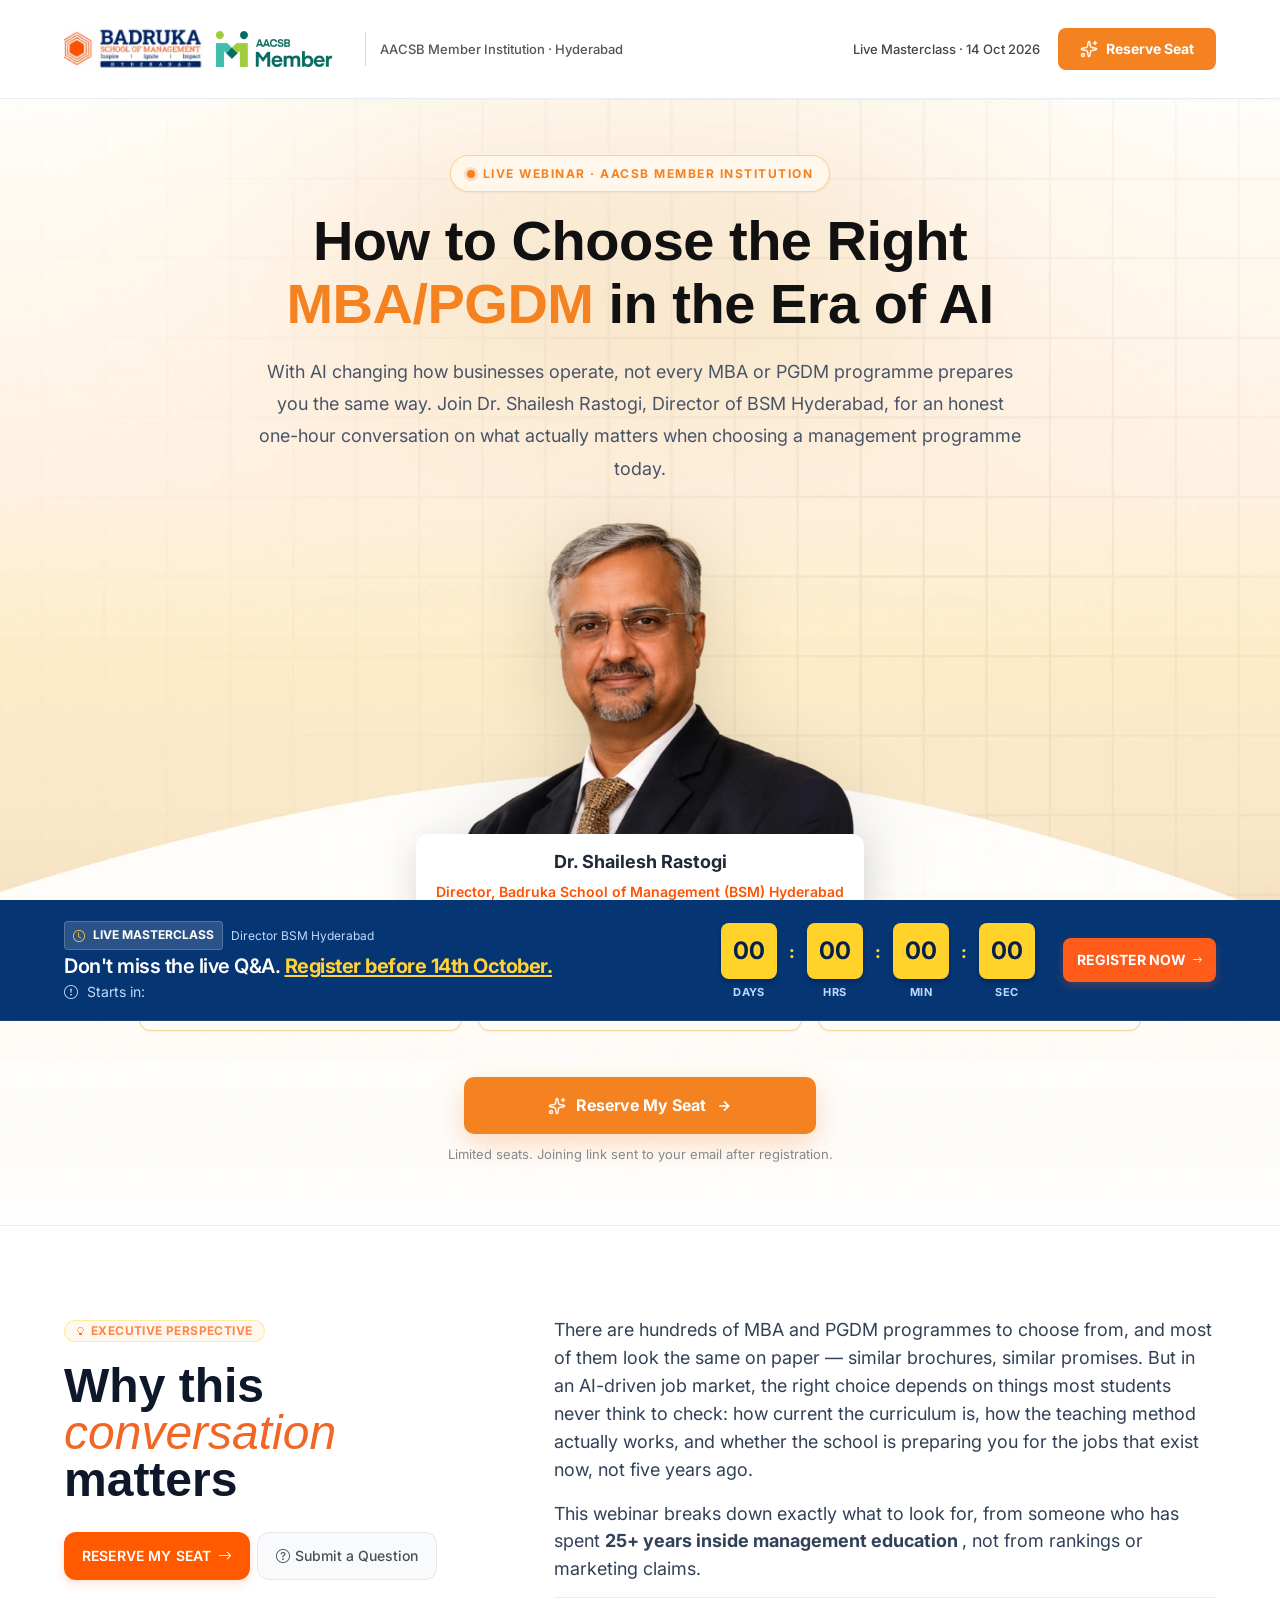
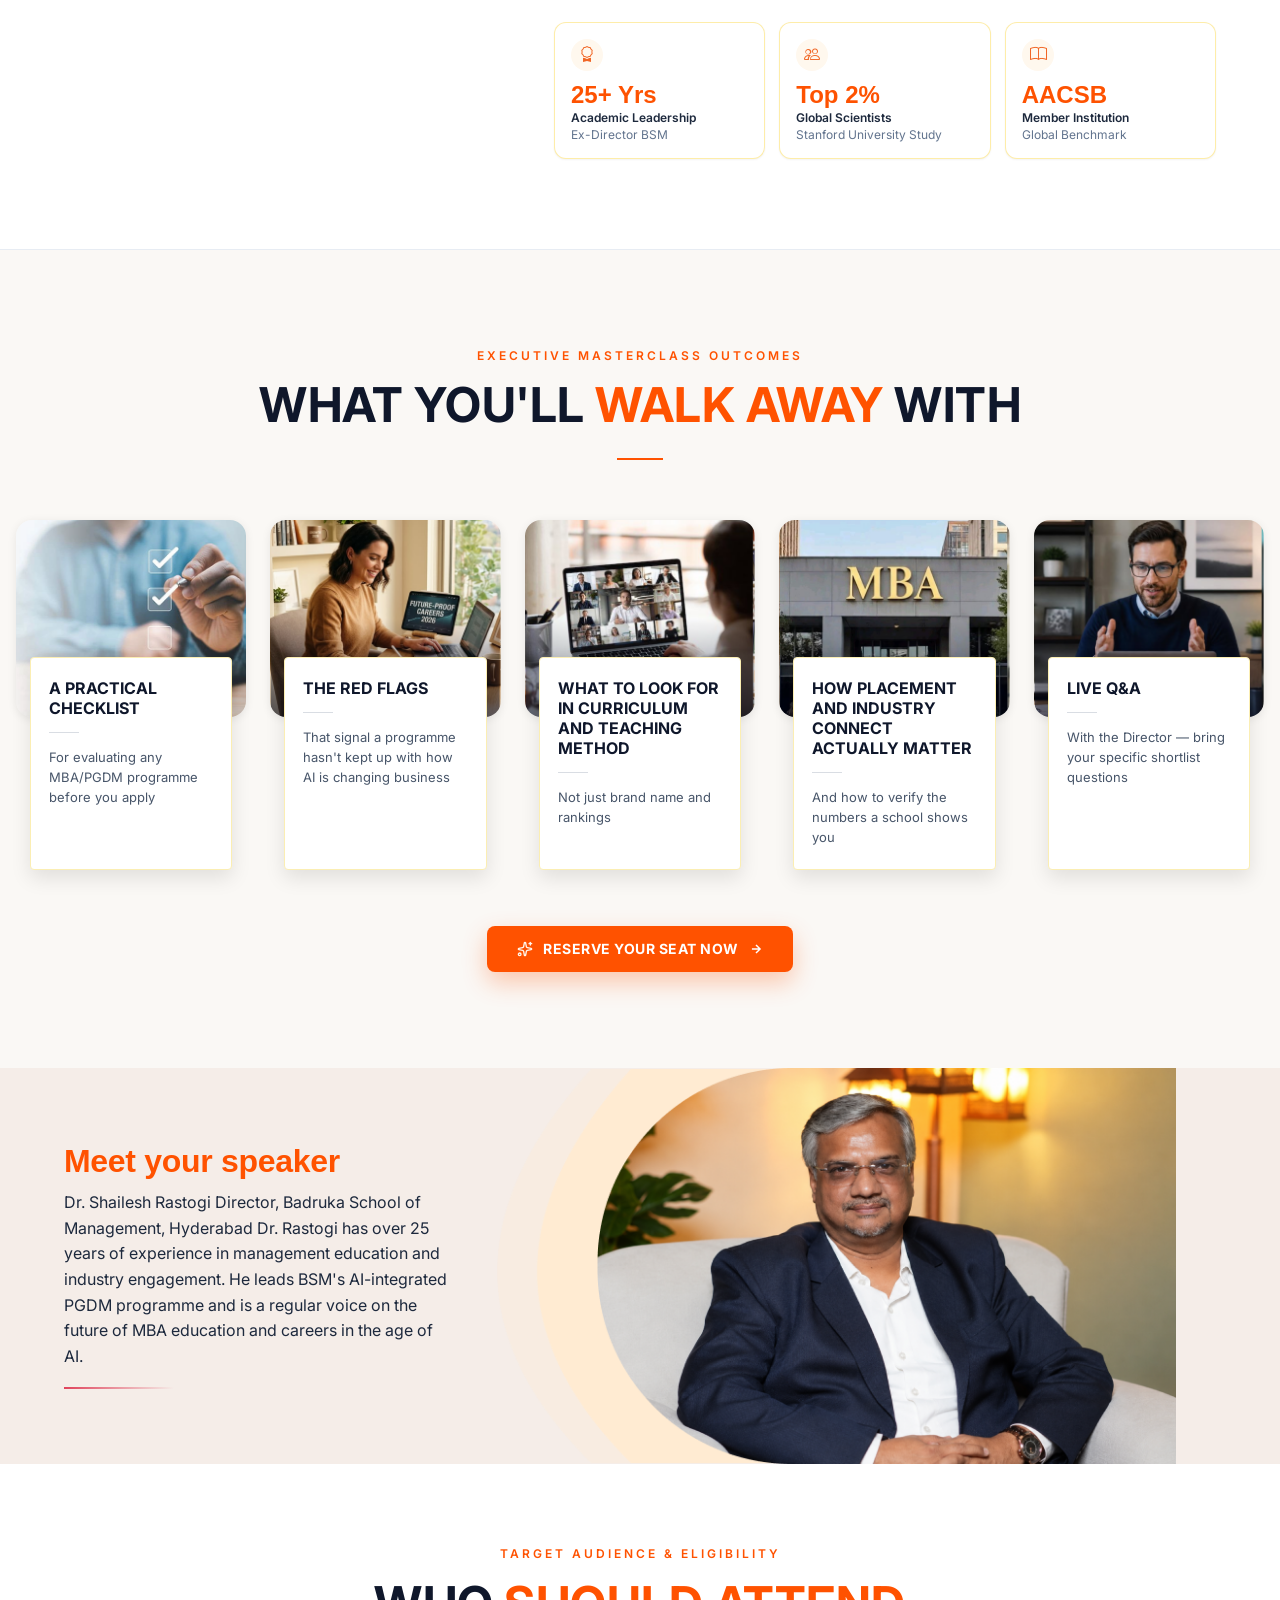
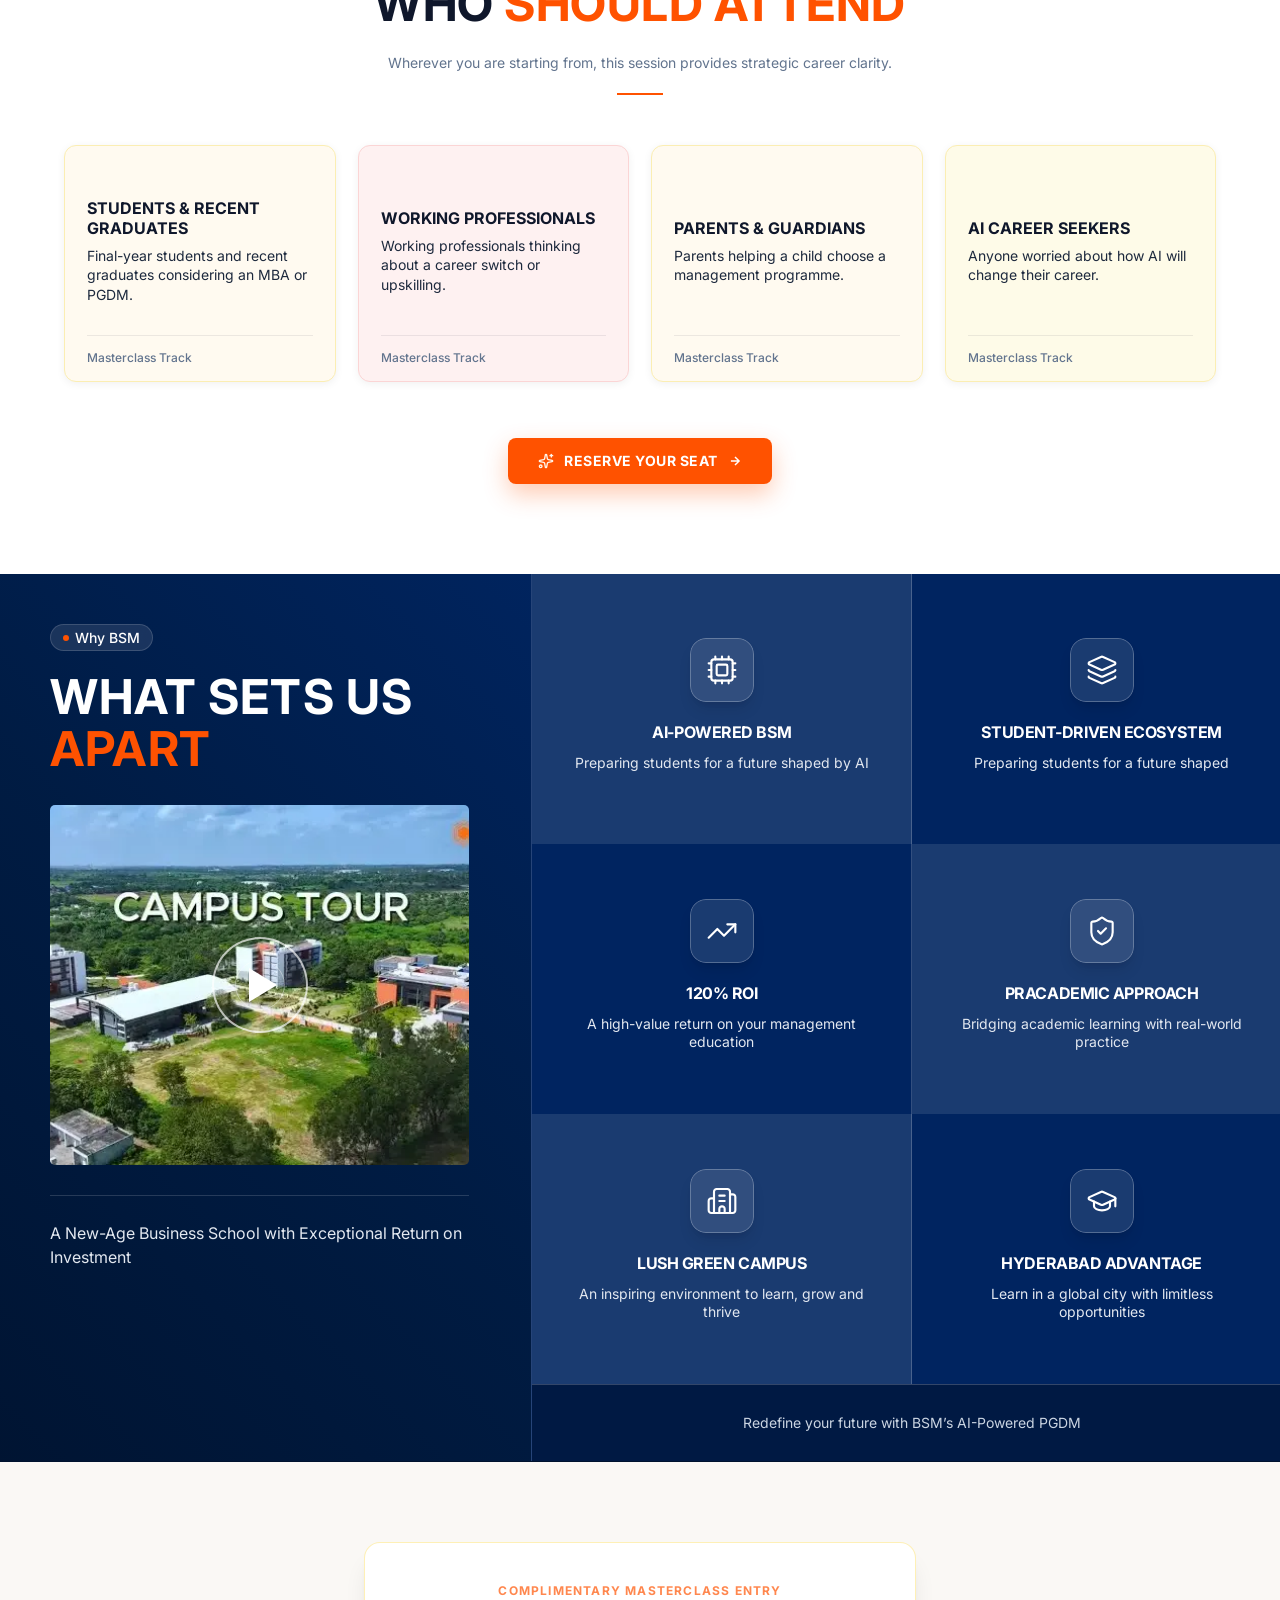
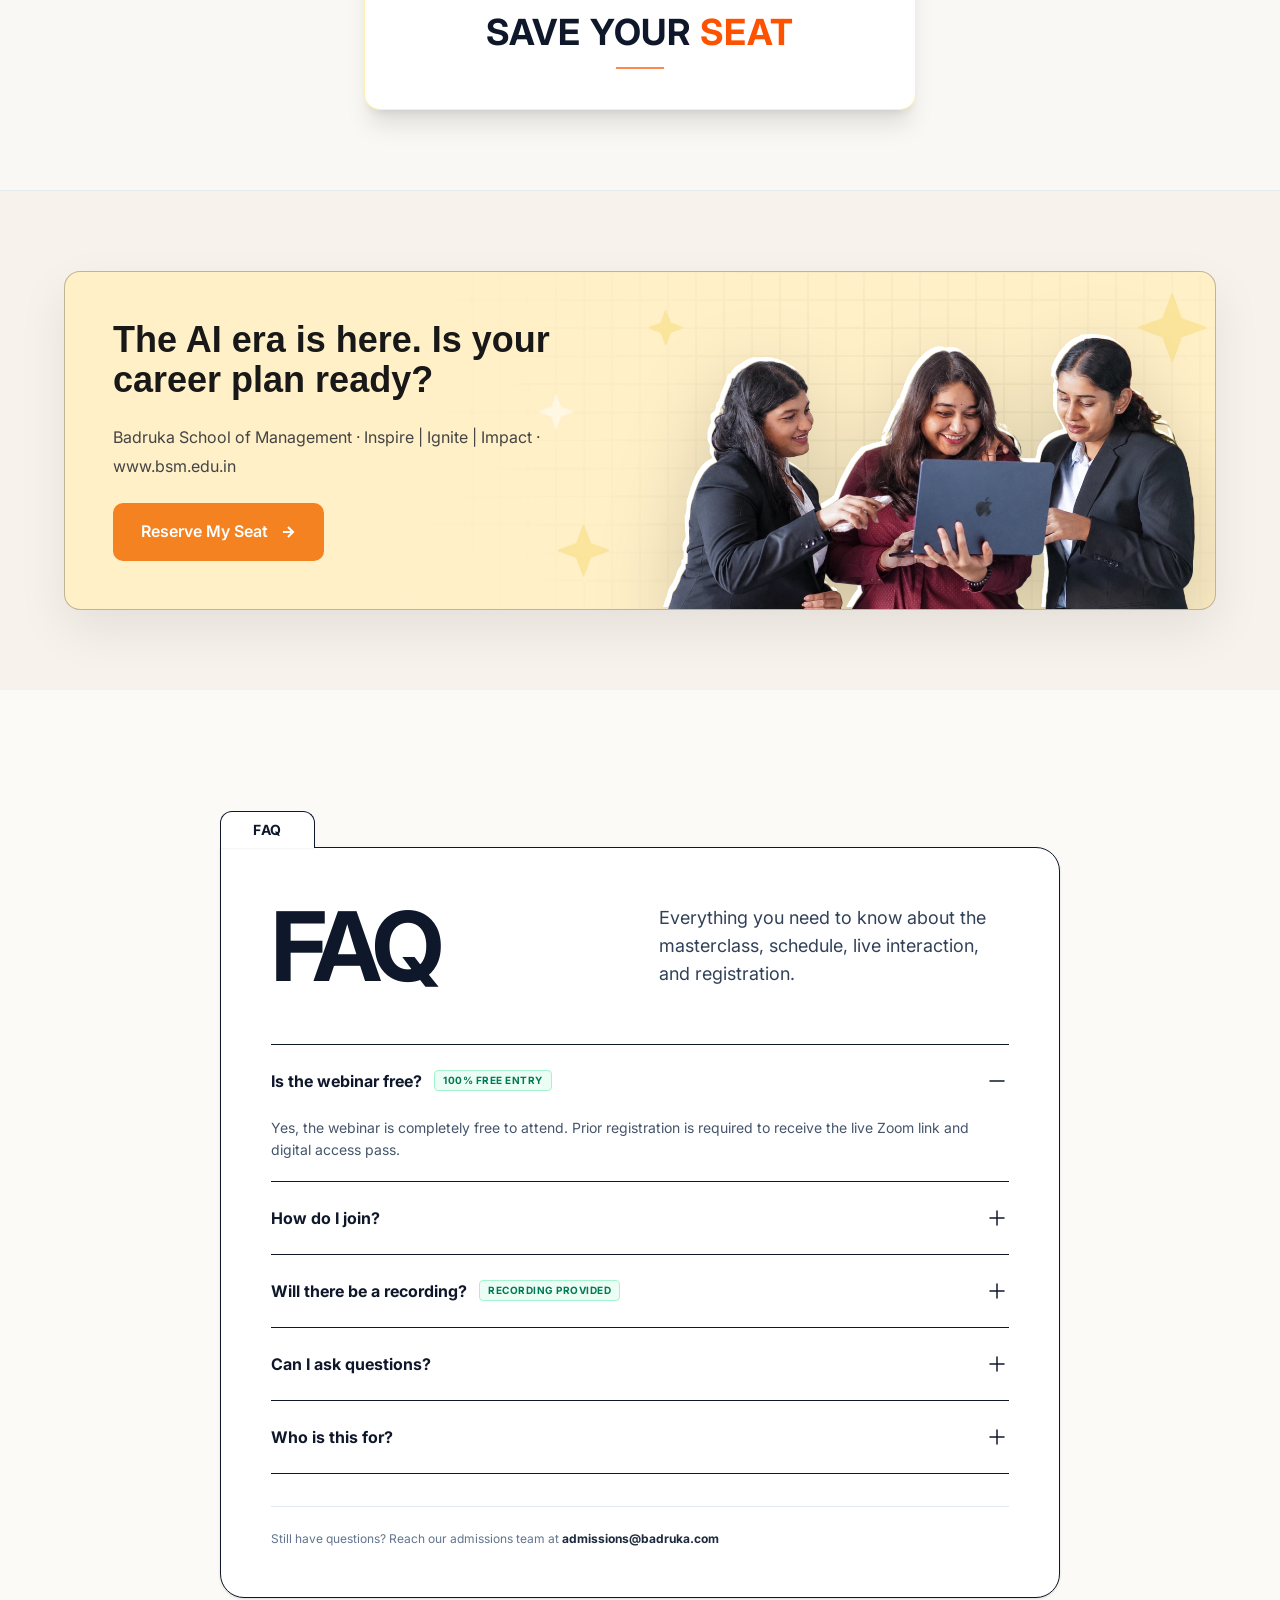
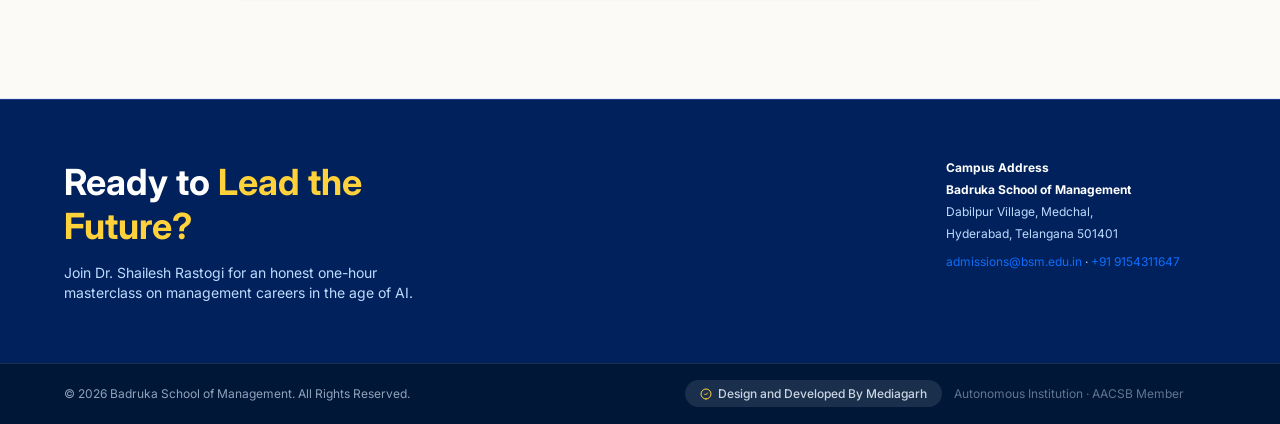
<file: index.html>
﻿<!doctype html>
<html lang="en">
  <head>
    <meta charset="UTF-8" />
    <meta name="viewport" content="width=device-width, initial-scale=1.0" />
    <title>How to Choose the Right MBA/PGDM in the Era of AI | Live Masterclass – BSM Hyderabad</title>
    <meta
      name="description"
      content="Join Dr. Shailesh Rastogi, Director of BSM Hyderabad, for a live one-hour masterclass on how to choose the right MBA/PGDM in the AI era. Free online entry. 14 October 2026."
    />
    <link rel="icon" href="images/favicon.webp" sizes="32x32" />
    <link rel="preconnect" href="https://fonts.googleapis.com" />
    <link rel="preconnect" href="https://fonts.gstatic.com" crossorigin />
    <link
      href="https://fonts.googleapis.com/css2?family=Inter:wght@300;400;500;600;700;800&display=swap"
      rel="stylesheet"
    />
    <link rel="preload" as="image" href="images/section-bg.webp" fetchpriority="high" />
    <link rel="preload" as="image" href="images/badruka-logo.webp" fetchpriority="high" />
    <link rel="preload" as="image" href="images/dr-rastogi-bg-grident.webp" fetchpriority="high" />

    <link href="https://api.fontshare.com/v2/css?f[]=satoshi@300,400,500,700,900&display=swap" rel="stylesheet" />
    <link rel="stylesheet" href="https://cdn.jsdelivr.net/npm/bootstrap-icons@1.11.3/font/bootstrap-icons.min.css" />
    <link href="https://cdn.jsdelivr.net/npm/bootstrap@5.3.7/dist/css/bootstrap.min.css" rel="stylesheet" />
    <noscript>
      <link rel="stylesheet" href="https://cdn.jsdelivr.net/npm/bootstrap@5.3.3/dist/css/bootstrap.min.css" />
    </noscript>
    <link rel="stylesheet" href="css/style.css?v=3" />
    <link rel="stylesheet" href="css/scroll-animations.css" />
    <!--DTC-->
    <script type="text/javascript">
      var npf_d = 'https://application.bsm.edu.in';
      var npf_c = '6294';
      var npf_m = '1';
      var s = document.createElement('script');
      s.type = 'text/javascript';
      s.async = true;
      s.src = 'https://track.nopaperforms.com/js/track.js';
      document.body.appendChild(s);
    </script>

    <!--Bing-->
    <script>
      (function (w, d, t, r, u) {
        var f, n, i;
        ((w[u] = w[u] || []),
          (f = function () {
            var o = { ti: '97227936', enableAutoSpaTracking: true };
            ((o.q = w[u]), (w[u] = new UET(o)), w[u].push('pageLoad'));
          }),
          (n = d.createElement(t)),
          (n.src = r),
          (n.async = 1),
          (n.onload = n.onreadystatechange =
            function () {
              var s = this.readyState;
              (s && s !== 'loaded' && s !== 'complete') || (f(), (n.onload = n.onreadystatechange = null));
            }),
          (i = d.getElementsByTagName(t)[0]),
          i.parentNode.insertBefore(n, i));
      })(window, document, 'script', '//bat.bing.com/bat.js', 'uetq');
    </script>

    <!-- Google Tag Manager -->
    <script>
      (function (w, d, s, l, i) {
        w[l] = w[l] || [];
        w[l].push({ 'gtm.start': new Date().getTime(), event: 'gtm.js' });
        var f = d.getElementsByTagName(s)[0],
          j = d.createElement(s),
          dl = l != 'dataLayer' ? '&l=' + l : '';
        j.async = true;
        j.src = 'https://www.googletagmanager.com/gtm.js?id=' + i + dl;
        f.parentNode.insertBefore(j, f);
      })(window, document, 'script', 'dataLayer', 'GTM-KKS7F6DF');
    </script>
    <!-- End Google Tag Manager -->

    <!-- Google tag (gtag.js) -->
    <script async src="https://www.googletagmanager.com/gtag/js?id=AW-16741304463"></script>

    <script>
      window.dataLayer = window.dataLayer || [];
      function gtag() {
        dataLayer.push(arguments);
      }
      gtag('js', new Date());

      gtag('config', 'AW-16741304463');
    </script>

    <!-- Meta Pixel Code -->
    <script>
      !(function (f, b, e, v, n, t, s) {
        if (f.fbq) return;
        n = f.fbq = function () {
          n.callMethod ? n.callMethod.apply(n, arguments) : n.queue.push(arguments);
        };
        if (!f._fbq) f._fbq = n;
        n.push = n;
        n.loaded = !0;
        n.version = '2.0';
        n.queue = [];
        t = b.createElement(e);
        t.async = !0;
        t.src = v;
        s = b.getElementsByTagName(e)[0];
        s.parentNode.insertBefore(t, s);
      })(window, document, 'script', 'https://connect.facebook.net/en_US/fbevents.js');
      fbq('init', '2119251019020776');
      fbq('track', 'PageView');
    </script>
    <noscript
      ><img
        height="1"
        width="1"
        style="display: none"
        src="https://www.facebook.com/tr?id=2119251019020776&ev=PageView&noscript=1"
    /></noscript>
    <!-- End Meta Pixel Code -->
  </head>

  <body>
    <!-- Google Tag Manager (noscript) -->
    <noscript
      ><iframe
        src="https://www.googletagmanager.com/ns.html?id=GTM-KKS7F6DF"
        height="0"
        width="0"
        style="display: none; visibility: hidden"
      ></iframe
    ></noscript>
    <header class="site-header">
      <div class="container">
        <div class="header-inner d-flex align-items-center justify-content-between">
          <!-- Left: Logos -->
          <div class="header-logos d-flex align-items-center">
            <a href="#" class="header-logo-link header-logo-badruka">
              <img src="images/badruka-logo.webp" alt="Badruka School of Management" />
            </a>
            <a href="#" class="header-logo-link header-logo-member ms-2">
              <img src="images/member-logo.webp" alt="AACSB Member" />
            </a>
          </div>
          <div class="header-center d-none d-md-flex align-items-center">
            <div class="header-logo-divider"></div>
            <span class="header-aacsb-tag">AACSB Member Institution · Hyderabad</span>
          </div>
          <div class="header-right d-flex align-items-center">
            <span class="header-live-label d-none d-lg-flex align-items-center"> Live Masterclass · 14 Oct 2026 </span>
            <a href="#register-now" class="header-cta-btn d-inline-flex align-items-center" data-enq-trigger>
              <img src="images/star-icon.svg" alt="Time" width="18" height="18" />
              Reserve Seat
            </a>
          </div>
        </div>
      </div>
    </header>
    <section class="webinar-hero">
      <div class="webinar-hero-bg">
        <img src="images/section-bg.webp" alt="" aria-hidden="true" />
      </div>
      <div class="webinar-hero-overlay"></div>

      <div class="container webinar-hero-container">
        <div class="webinar-hero-content mx-auto text-center">
          <!-- Eyebrow tag -->
          <div class="webinar-tag d-inline-flex align-items-center">
            <span class="live-dot"></span>
            Live Webinar · AACSB Member Institution
          </div>

          <!-- Heading -->
          <h1 class="webinar-heading">
           How to Choose the Right <span class="webinar-heading-accent">MBA/PGDM</span>
           in the Era of AI
          </h1>

          <!-- Description -->
          <p class="webinar-desc">
            With AI changing how businesses operate, not every MBA or PGDM programme prepares you the same way. Join Dr. Shailesh Rastogi, Director of BSM Hyderabad, for an honest one-hour conversation on what actually matters when choosing a management programme today.
          </p>
        </div>

        <!-- Speaker image + info card -->
        <div class="webinar-speaker">
          <div class="webinar-speaker-img-wrap">
            <img src="images/dr-rastogi-img-1.webp" alt="Dr. Shailesh Rastogi" class="webinar-speaker-img" />
          </div>
          <div class="webinar-speaker-card">
            <p class="speaker-name">Dr. Shailesh Rastogi</p>
            <p class="speaker-title">Director, Badruka School of Management (BSM) Hyderabad</p>
            <p class="speaker-meta">
              <span>Renowned Academician</span>
              <span class="speaker-dot">·</span>
              <span>25+ Yrs. Academic Leadership</span>
            </p>
          </div>
        </div>
      </div>

      <!-- Event Details Strip -->
      <div class="webinar-strip">
        <div class="container">
          <div class="webinar-strip-inner position-relative">
            <div class="webinar-strip-item d-flex align-items-center justify-content-center">
              <img src="images/Calendar.svg" alt="Date" width="18" height="18" />
              <span>Wednesday, 14 October 2026</span>
            </div>
            <div class="webinar-strip-item d-flex align-items-center justify-content-center">
              <img src="images/Clock.svg" alt="Time" width="18" height="18" />
              <span>5:00 PM – 6:00 PM [IST]</span>
            </div>
            <div class="webinar-strip-item d-flex align-items-center justify-content-center">
              <img src="images/Video.svg" alt="Platform" width="18" height="18" />
              <span>Live on Zoom</span>
              <span class="live-dot"></span>
            </div>
          </div>
        </div>
      </div>

      <!-- Reserve CTA -->
      <div class="webinar-cta-wrap text-center position-relative">
        <a
          href="#register-now"
          class="webinar-cta-btn d-inline-flex align-items-center justify-content-center banner-btn"
          data-enq-trigger
        >
          <img src="images/star-icon.svg" alt="Time" width="18" height="18" />
          Reserve My Seat
          <svg width="16" height="16" fill="none" stroke="currentColor" stroke-width="2.5" viewBox="0 0 24 24">
            <path d="M5 12h14M12 5l7 7-7 7" />
          </svg>
        </a>
        <p class="webinar-cta-note">Limited seats. Joining link sent to your email after registration.</p>
      </div>
    </section>
    <section class="masterclass-countdown-strip" id="masterclassCountdown">
      <div class="common-container-1">
        <div class="countdown-inner">
          <!-- LEFT CONTENT -->
          <div class="countdown-message">
            <div class="d-lg-flex d-none align-items-center mb-1">
              <div class="countdown-live-label">
                <span class="countdown-live-icon align-middle mt-1" style="color: #ffd13b">
                  <i class="bi bi-clock"></i>
                </span>
                <span>LIVE MASTERCLASS</span>
              </div>
              <div class="countdown-title ms-2">Director BSM Hyderabad</div>
            </div>
            <p>
              Don't miss the live Q&amp;A.
              <a href="#register-now" data-enq-trigger> Register before 14th October. </a>
            </p>
            <div class="countdown-starts">
              <span class="countdown-clock-icon">
                <i class="bi bi-exclamation-circle"></i>
              </span>
              <span>Starts in:</span>
            </div>
          </div>
          <!-- RIGHT COUNTDOWN -->
          <div class="countdown-right">
            <div class="countdown-box-wrap">
              <div class="countdown-box">
                <span id="countdown-days">01</span>
              </div>
              <small>DAYS</small>
            </div>
            <span class="countdown-colon">:</span>
            <div class="countdown-box-wrap">
              <div class="countdown-box">
                <span id="countdown-hours">03</span>
              </div>
              <small>HRS</small>
            </div>
            <span class="countdown-colon">:</span>
            <div class="countdown-box-wrap">
              <div class="countdown-box">
                <span id="countdown-minutes">40</span>
              </div>
              <small>MIN</small>
            </div>
            <span class="countdown-colon">:</span>
            <div class="countdown-box-wrap">
              <div class="countdown-box">
                <span id="countdown-seconds">23</span>
              </div>
              <small>SEC</small>
            </div>
            <!-- REGISTER BUTTON -->
            <a href="#register-now" class="countdown-register-btn ms-3" data-enq-trigger>
              REGISTER NOW
              <i class="bi bi-arrow-right"></i>
            </a>
          </div>
        </div>
      </div>
    </section>
    <section class="conversation-matters-section">
      <div class="common-container-1">
        <div class="row">
          <div class="col-lg-5 col-12">
            <!-- LEFT CONTENT -->
            <div class="conversation-matters-left">
              <div class="conversation-eyebrow">
                <span class="conversation-eyebrow-icon">
                  <i class="bi bi-lightbulb"></i>
                </span>
                EXECUTIVE PERSPECTIVE
              </div>
              <h2 class="conversation-heading">
                Why this
                <span>conversation</span>
                matters
              </h2>
              <div class="conversation-actions">
                <a href="#register-now" class="conversation-primary-btn" data-enq-trigger>
                  RESERVE MY SEAT
                  <i class="bi bi-arrow-right"></i>
                </a>
                <a href="#register-now" class="conversation-question-btn" data-enq-trigger>
                  <i class="bi bi-question-circle"></i>
                  Submit a Question
                </a>
              </div>
            </div>
          </div>
          <div class="col-lg-7 col-12">
            <!-- RIGHT CONTENT -->
            <div class="conversation-matters-right">
              <div class="conversation-description">
                <p>
                 There are hundreds of MBA and PGDM programmes to choose from, and most of them look the same on paper — similar brochures, similar promises. But in an AI-driven job market, the right choice depends on things most students never think to check: how current the curriculum is, how the teaching method actually works, and whether the school is preparing you for the jobs that exist now, not five years ago.
                </p>
                <p>
                  This webinar breaks down exactly what to look for, from someone who has spent <b> 25+ years inside management education </b>, not from rankings or marketing claims. </p>
              </div>
              <!-- TRUST / CREDENTIAL CARDS -->
              <div class="conversation-proof-grid">
                <!-- CARD 1 -->
                <div class="conversation-proof-card">
                  <div class="conversation-proof-icon">
                    <i class="bi bi-award"></i>
                  </div>

                  <div class="conversation-proof-content">
                    <strong>25+ Yrs</strong>
                    <span>Academic Leadership</span>
                    <small>Ex-Director BSM</small>
                  </div>
                </div>

                <!-- CARD 2 -->
                <div class="conversation-proof-card">
                  <div class="conversation-proof-icon">
                    <i class="bi bi-people"></i>
                  </div>

                  <div class="conversation-proof-content">
                    <strong>Top 2%</strong>
                    <span>Global Scientists</span>
                    <small>Stanford University Study</small>
                  </div>
                </div>

                <!-- CARD 3 -->
                <div class="conversation-proof-card">
                  <div class="conversation-proof-icon">
                    <i class="bi bi-book"></i>
                  </div>

                  <div class="conversation-proof-content">
                    <strong>AACSB</strong>
                    <span>Member Institution</span>
                    <small>Global Benchmark</small>
                  </div>
                </div>
              </div>
            </div>
          </div>
        </div>
      </div>
    </section>
    <section class="outcomes-section">
      <div class="common-container-2">
        <div class="outcomes-head text-center">
          <span class="outcomes-eyebrow">Executive Masterclass Outcomes</span>
          <h2 class="outcomes-title">What You'll <span>Walk Away</span> With</h2>
          <div class="outcomes-line"></div>
        </div>

        <!-- Cards -->
        <div class="outcomes-grid">
          <!-- 1 -->
          <div class="outcome-item">
            <div class="outcome-img">
              <img src="images/tech-audit-checklist.webp" alt="A practical checklist " loading="lazy" />
            </div>
            <div class="outcome-card">
              <!-- <span class="outcome-tag">Role Clarity</span> -->
              <h3 class="outcome-name">A practical checklist </h3>
              <div class="outcome-divider"></div>
              <p>For evaluating any MBA/PGDM programme before you apply</p>
            </div>
          </div>

          <!-- 2 -->
          <div class="outcome-item">
            <div class="outcome-img">
              <img src="images/away-img-2.webp" alt="The red flags" loading="lazy" />
            </div>
            <div class="outcome-card">
              <!-- <span class="outcome-tag">Human Advantage</span> -->
              <h3 class="outcome-name">The red flags</h3>
              <div class="outcome-divider"></div>
              <p>
                That signal a programme hasn't kept up with how AI is changing business
              </p>
            </div>
          </div>

          <!-- 3 -->
          <div class="outcome-item">
            <div class="outcome-img">
              <img src="images/away-img-3.webp" alt="Curriculum and pedagogy" loading="lazy" />
            </div>
            <div class="outcome-card">
              <!-- <span class="outcome-tag">Academic Shift</span> -->
              <h3 class="outcome-name">What to look for in curriculum and teaching method</h3>
              <div class="outcome-divider"></div>
              <p>Not just brand name and rankings</p>
            </div>
          </div>

          <!-- 4 -->
          <div class="outcome-item">
            <div class="outcome-img">
              <img src="images/away-img-4.webp" alt="How placement and industry connect actually matter" loading="lazy" />
            </div>
            <div class="outcome-card">
              <!-- <span class="outcome-tag">Decision Framework</span> -->
              <h3 class="outcome-name">How placement and industry connect actually matter</h3>
              <div class="outcome-divider"></div>
              <p>And how to verify the numbers a school shows you</p>
            </div>
          </div>

          <!-- 5 -->
          <div class="outcome-item">
            <div class="outcome-img">
              <img src="images/away-img-5.webp" alt="Director Q&A" loading="lazy" />
            </div>
            <div class="outcome-card">
              <!-- <span class="outcome-tag">Direct Access</span> -->
              <h3 class="outcome-name">Live Q&A</h3>
              <div class="outcome-divider"></div>
              <p>With the Director — bring your specific shortlist questions</p>
            </div>
          </div>
        </div>

        <!-- CTA -->
        <div class="outcomes-cta text-center">
          <a href="#register-now" class="outcomes-btn" data-enq-trigger>
            <img src="images/star-icon.svg" alt="" width="16" height="16" />
            Reserve Your Seat Now
            <svg width="14" height="14" fill="none" stroke="currentColor" stroke-width="2.5" viewBox="0 0 24 24">
              <path d="M5 12h14M12 5l7 7-7 7" />
            </svg>
          </a>
        </div>
      </div>
    </section>
    <section class="speaker-section">
      <div class="common-container-1">
        <div class="speaker-wrap">
          <!-- LEFT TEXT -->
          <div class="speaker-content">
            <h2 class="speaker-heading">Meet your speaker</h2>
            <p class="speaker-text">
              Dr. Shailesh Rastogi Director, Badruka School of Management, Hyderabad Dr. Rastogi has over 25 years of
              experience in management education and industry engagement. He leads BSM's AI-integrated PGDM programme
              and is a regular voice on the future of MBA education and careers in the age of AI.
            </p>
            <span class="speaker-line"></span>
          </div>

          <!-- RIGHT IMAGE (upload your shaped image here) -->
          <div class="speaker-image d-md-block d-none">
            <img src="images/speaker-img.webp" alt="Dr. Shailesh Rastogi" loading="lazy" />
          </div>
          <div class="speaker-image d-md-none d-block mb-5">
            <img src="images/responsve-speaker-img.webp" class="rounded-5" alt="Dr. Shailesh Rastogi" loading="lazy" />
          </div>
        </div>
      </div>
    </section>
    <section class="audience-section">
      <div class="common-container-1">
        <div class="outcomes-head text-center">
          <span class="outcomes-eyebrow">Target Audience &amp; Eligibility</span>
          <h2 class="outcomes-title">Who <span>Should Attend</span></h2>
          <p class="audience-sub">Wherever you are starting from, this session provides strategic career clarity.</p>
          <div class="outcomes-line"></div>
        </div>

        <div class="audience-grid">
          <!-- 1 -->
          <div class="audience-card audience-card-yellow">
            <div class="audience-card-body">
              <h3>Students &amp; Recent Graduates</h3>
              <p>Final-year students and recent graduates considering an MBA or PGDM.</p>
            </div>
            <div class="audience-card-foot">Masterclass Track</div>
          </div>

          <!-- 2 -->
          <div class="audience-card audience-card-pink">
            <div class="audience-card-body">
              <h3>Working Professionals</h3>
              <p>Working professionals thinking about a career switch or upskilling.</p>
            </div>
            <div class="audience-card-foot">Masterclass Track</div>
          </div>

          <!-- 3 -->
          <div class="audience-card audience-card-yellow">
            <div class="audience-card-body">
              <h3>Parents &amp; Guardians</h3>
              <p>Parents helping a child choose a management programme.</p>
            </div>
            <div class="audience-card-foot">Masterclass Track</div>
          </div>

          <!-- 4 -->
          <div class="audience-card audience-card-cream">
            <div class="audience-card-body">
              <h3>AI Career Seekers</h3>
              <p>Anyone worried about how AI will change their career.</p>
            </div>
            <div class="audience-card-foot">Masterclass Track</div>
          </div>
        </div>

        <!-- CTA (uses existing outcomes-cta / outcomes-btn styles) -->
        <div class="outcomes-cta text-center">
          <a href="#register-now" class="outcomes-btn" data-enq-trigger>
            <img src="images/star-icon.svg" alt="" width="16" height="16" />
            Reserve Your Seat
            <svg width="14" height="14" fill="none" stroke="currentColor" stroke-width="2.5" viewBox="0 0 24 24">
              <path d="M5 12h14M12 5l7 7-7 7" />
            </svg>
          </a>
        </div>
      </div>
    </section>
    <section style="overflow: hidden;">
        <div class="sets-us-apart-section">
            <div class="row">
                <div class="col-lg-5"
                    style="background: linear-gradient(45deg, #001432 0%, rgba(0, 28, 68, 0.90) 50%, rgba(0, 39, 104, 0.80) 100%);">
                    <div class="sets-us-apart-video-layout">
                        <div class="sets-us-apart-video-subheading">
                            <div></div> Why BSM
                        </div>
                        <div class="sets-us-apart-video-heading"> What Sets Us <span
                                style="color:  #FE5201;">Apart</span></div>
                        <div class="video-preview-box" id="videoPreview">
                            <div class="video-play-wrapper">
                                <div class="video-play-button"></div>
                            </div>
                        </div>
                        <div class="video-preview-box-footer">
                            A New-Age Business School with Exceptional Return on Investment
                        </div>
                    </div>
                </div>
                <div class="col-lg-7 p-0 m-0 sets-us-apart-main-card">
                    <div class="row p-0 m-0">
                        <div class="col-lg-6 p-0 m-0 order-1 order-lg-0">
                            <div class="sets-us-apart-card">
                                <img src="images/ai-powered.svg" class="img-fluid" alt="" />
                                <div class="sets-us-apart-card-title">AI-Powered BSM</div>
                                <div class="sets-us-apart-card-shortdiscription">Preparing students for a future shaped
                                    by AI</div>
                            </div>
                        </div>
                        <div class="col-lg-6 p-0 m-0 order-2 order-lg-0">
                            <div class="sets-us-apart-card" style="background: none;">
                                <img src="images/students.svg" class="img-fluid" alt="" />
                                <div class="sets-us-apart-card-title">Student-Driven Ecosystem</div>
                                <div class="sets-us-apart-card-shortdiscription">Preparing students for a future shaped
                                </div>
                            </div>
                        </div>
                        <div class="col-lg-6 p-0 m-0 order-5 order-lg-0">
                            <div class="sets-us-apart-card" style="background: none;">
                                <img src="images/roi.svg" class="img-fluid" alt="" />
                                <div class="sets-us-apart-card-title">120% ROI</div>
                                <div class="sets-us-apart-card-shortdiscription">
                                    A high-value return on your management education</div>
                            </div>
                        </div>
                        <div class="col-lg-6 p-0 m-0 order-3 order-lg-0">
                            <div class="sets-us-apart-card">
                                <img src="images/approach.svg" class="img-fluid" alt="" />
                                <div class="sets-us-apart-card-title">Pracademic Approach</div>
                                <div class="sets-us-apart-card-shortdiscription">
                                    Bridging academic learning with real-world practice</div>
                            </div>
                        </div>
                        <div class="col-lg-6 p-0 m-0 ">
                            <div class="sets-us-apart-card">
                                <img src="images/lush.svg" class="img-fluid" alt="" />
                                <div class="sets-us-apart-card-title">Lush Green Campus</div>
                                <div class="sets-us-apart-card-shortdiscription">An inspiring environment to learn, grow
                                    and thrive</div>
                            </div>
                        </div>
                        <div class="col-lg-6 p-0 m-0 ">
                            <div class="sets-us-apart-card" style="background: none;">
                                <img src="images/hyderabad.svg" class="img-fluid" alt="" />
                                <div class="sets-us-apart-card-title">Hyderabad Advantage</div>
                                <div class="sets-us-apart-card-shortdiscription">Learn in a global city with limitless
                                    opportunities</div>
                            </div>
                        </div>
                    </div>
                    <div class="sets-us-apart-card-discamailer">Redefine your future with BSM’s AI-Powered PGDM</div>
                </div>
            </div>
        </div>
    </section>
    <section>
        <div class="complimentary-section">
            <div class="container">
                <div class="row mx-auto justify-content-center">
                    <div class="col-lg-6">
                        <div class="complimentary-cards" id="register-now">
                            <div class="complimentary-card-subheading">Complimentary Masterclass Entry</div>
                            <div class="complimentary-card-heading">Save your <span style="color:#FE5201;">seat</span>
                            </div>
                            <div class="complimentary-card-line"></div>
                              <div class="hero-form-body">
                                  <div class="npf_wgts" data-height="500px" data-w="2c523b7f72c9ddba16bab6282227217b"></div>
                              </div>
                        </div>
                    </div>
                </div>
            </div>
        </div>
    </section>
    <section class="pgdm-audience-section" style="background: #F7F2EB;">
      <div class="container">
        <div class="row">
          <div class="col-12">
            <div class="pgdm-card pgdm-card-yellow">
              <!-- Background Image -->
              <div class="pgdm-card-bg">
                <img src="images/bg-image-1.webp" alt="pgdm colleges" />
              </div>
              <div class="pgdm-content">
                <h3>The AI era is here. Is your career plan ready?</span>
                </h3>
                <p>
                Badruka School of Management · Inspire | Ignite | Impact · www.bsm.edu.in
                </p>

                <a href="#register-now" class="pgdm-btn d-inline-flex align-items-center" data-enq-trigger>
                  Reserve My Seat
                  <svg width="18" height="18" fill="none" stroke="currentColor" stroke-width="2">
                    <path d="M5 9h8"></path>
                    <path d="M10 4l5 5-5 5"></path>
                  </svg>
                </a>
              </div>
              <div class="pgdm-student">
                <img src="images/students-1.webp" alt="pgdm for working professionals" />
              </div>
            </div>
          </div>
        </div>
      </div>
    </section>
    <section>
        <div class="faq-layouts">
            <div class="container">
                <div class="row mx-auto justify-content-center">
                    <div class="col-lg-9">
                        <div class="faq-contant">
                            <div class="faq-tab">FAQ</div>
                            <div class="faq-card">
                                <div
                                    class="faq-header d-flex flex-column flex-md-row justify-content-between align-items-md-center">
                                    <h1 class="faq-title">FAQ</h1>
                                    <p class="faq-description">
                                        Everything you need to know about the masterclass, schedule, live interaction,
                                        and registration.
                                    </p>
                                </div>
                                <div class="faq-accordion">
                                    <!-- Q1 (open by default) -->
                                    <div class="faq-item active">
                                        <button class="faq-question" type="button" id="faq-q1" aria-expanded="true"
                                            aria-controls="faq-a1">
                                            <span class="faq-question-text">
                                                Is the webinar free?
                                                <span class="faq-badge">100% FREE ENTRY</span>
                                            </span>
                                            <svg class="faq-icon" viewBox="0 0 24 24" aria-hidden="true">
                                                <line x1="5" y1="12" x2="19" y2="12" />
                                                <line class="bar-v" x1="12" y1="5" x2="12" y2="19" />
                                            </svg>
                                        </button>
                                        <div class="faq-answer" id="faq-a1" role="region" aria-labelledby="faq-q1">
                                            <div class="faq-answer-inner">
                                                <p>Yes, the webinar is completely free to attend. Prior registration is
                                                    required to receive the live Zoom link and digital access pass.</p>
                                            </div>
                                        </div>
                                    </div>
                                    <!-- Q2 -->
                                    <div class="faq-item">
                                        <button class="faq-question" type="button" id="faq-q2" aria-expanded="false"
                                            aria-controls="faq-a2">
                                            <span class="faq-question-text">How do I join?</span>
                                            <svg class="faq-icon" viewBox="0 0 24 24" aria-hidden="true">
                                                <line x1="5" y1="12" x2="19" y2="12" />
                                                <line class="bar-v" x1="12" y1="5" x2="12" y2="19" />
                                            </svg>
                                        </button>
                                        <div class="faq-answer" id="faq-a2" role="region" aria-labelledby="faq-q2">
                                            <div class="faq-answer-inner">
                                                <p>Once you register, you will receive an email with a secure Zoom link
                                                    and instructions on how to join the masterclass at the scheduled
                                                    time.</p>
                                            </div>
                                        </div>
                                    </div>
                                    <!-- Q3 -->
                                    <div class="faq-item">
                                        <button class="faq-question" type="button" id="faq-q3" aria-expanded="false"
                                            aria-controls="faq-a3">
                                            <span class="faq-question-text">
                                                Will there be a recording?
                                                <span class="faq-badge">RECORDING PROVIDED</span>
                                            </span>
                                            <svg class="faq-icon" viewBox="0 0 24 24" aria-hidden="true">
                                                <line x1="5" y1="12" x2="19" y2="12" />
                                                <line class="bar-v" x1="12" y1="5" x2="12" y2="19" />
                                            </svg>
                                        </button>
                                        <div class="faq-answer" id="faq-a3" role="region" aria-labelledby="faq-q3">
                                            <div class="faq-answer-inner">
                                                <p>Yes! A full recording of the session will be made available to all
                                                    registered attendees shortly after the live event concludes.</p>
                                            </div>
                                        </div>
                                    </div>
                                    <!-- Q4 -->
                                    <div class="faq-item">
                                        <button class="faq-question" type="button" id="faq-q4" aria-expanded="false"
                                            aria-controls="faq-a4">
                                            <span class="faq-question-text">Can I ask questions?</span>
                                            <svg class="faq-icon" viewBox="0 0 24 24" aria-hidden="true">
                                                <line x1="5" y1="12" x2="19" y2="12" />
                                                <line class="bar-v" x1="12" y1="5" x2="12" y2="19" />
                                            </svg>
                                        </button>
                                        <div class="faq-answer" id="faq-a4" role="region" aria-labelledby="faq-q4">
                                            <div class="faq-answer-inner">
                                                <p>Absolutely. We will have a dedicated live Q&amp;A session at the end
                                                    of the masterclass where you can interact directly with the hosts.
                                                </p>
                                            </div>
                                        </div>
                                    </div>
                                    <!-- Q5 -->
                                    <div class="faq-item">
                                        <button class="faq-question" type="button" id="faq-q5" aria-expanded="false"
                                            aria-controls="faq-a5">
                                            <span class="faq-question-text">Who is this for?</span>
                                            <svg class="faq-icon" viewBox="0 0 24 24" aria-hidden="true">
                                                <line x1="5" y1="12" x2="19" y2="12" />
                                                <line class="bar-v" x1="12" y1="5" x2="12" y2="19" />
                                            </svg>
                                        </button>
                                        <div class="faq-answer" id="faq-a5" role="region" aria-labelledby="faq-q5">
                                            <div class="faq-answer-inner">
                                                <p>This masterclass is designed for anyone looking to upskill, network,
                                                    and gain deep industry insights, regardless of their current
                                                    experience level.</p>
                                            </div>
                                        </div>
                                    </div>
                                </div>
                                <div class="faq-footer">
                                    <p>Still have questions? Reach our admissions team at
                                        <strong>admissions@badruka.com</strong>
                                    </p>
                                </div>
                            </div>
                        </div>
                    </div>
                </div>
            </div>
        </div>
    </section>
    <footer>
        <div class="footer-layout-section">
            <div class="container">
                <div class="row d-flex justify-content-between">
                    <div class="col-lg-4">
                        <div class="footer-contant">
                            <div class="footer-contant-heading">
                                Ready to <span style="color:#FFD13B;">Lead the Future? </span>
                            </div>
                            <div class="footer-contant-discription">
                                Join Dr. Shailesh Rastogi for an honest one-hour masterclass on management careers in
                                the age of AI.
                            </div>
                        </div>
                    </div>
                    <div class="col-lg-3">
                        <div class="footer-innformation-contant">
                            <p style="color: #FFFFFF; font-weight: 700;">Campus Address</p>
                            <p style="color: #FFFFFF; font-weight: 700;">Badruka School of Management</p>
                            <p>Dabilpur Village, Medchal,</p>
                            <p>Hyderabad, Telangana 501401</p>
                            <p style="margin-top: 12px;"><a
                                    href="mailto:admissions@bsm.edu.in">admissions@bsm.edu.in</a> · <a
                                    href="tel:+919154311647">+91 9154311647</a></p>
                        </div>
                    </div>
                </div>
            </div>
        </div>
        <div class="copyright-layout">
            <div class="container">
                <div class="row">
                    <div class="col-lg-6 col-12">
                        <div class="copyright-contant">
                            © 2026 Badruka School of Management. All Rights Reserved.
                        </div>
                    </div>
                    <div class="col-lg-6 col-12">
                        <div class="copyright-desteam">
                            <span> <svg xmlns="http://www.w3.org/2000/svg" width="12" height="12" viewBox="0 0 12 12"
                                    fill="none">
                                    <g clip-path="url(#clip0_3_1053)">
                                        <path
                                            d="M6 11C8.76142 11 11 8.76142 11 6C11 3.23858 8.76142 1 6 1C3.23858 1 1 3.23858 1 6C1 8.76142 3.23858 11 6 11Z"
                                            stroke="#FFD13B" stroke-linecap="round" stroke-linejoin="round" />
                                        <path d="M4.5 6L5.5 7L7.5 5" stroke="#FFD13B" stroke-linecap="round"
                                            stroke-linejoin="round" />
                                    </g>
                                    <defs>
                                        <clipPath id="clip0_3_1053">
                                            <rect width="12" height="12" fill="white" />
                                        </clipPath>
                                    </defs>
                                </svg>&nbsp; Design and Developed By Mediagarh</span> &nbsp;&nbsp; Autonomous
                            Institution · AACSB Member
                        </div>
                    </div>
                </div>
            </div>
        </div>
    </footer>
    <!-- Video Modal -->
    <div class="video-modal" id="videoModal">
        <div class="video-modal-content">
            <button class="video-close" id="videoClose">
                &times;
            </button>
            <iframe id="videoIframe" src="" title="Campus Tour - 2026"
                allow="accelerometer; autoplay; clipboard-write; encrypted-media; gyroscope; picture-in-picture; web-share"
                allowfullscreen>
            </iframe>

        </div>

    </div>
  </body>
    <script>
    document.addEventListener('DOMContentLoaded', () => {
      const DURATION = 450;
      const items = document.querySelectorAll('.faq-item');
      const panelOf = (item) => item.querySelector('.faq-answer');
      const btnOf = (item) => item.querySelector('.faq-question');
      function openItem(item) {
        const panel = panelOf(item);
        item.classList.add('active');
        btnOf(item).setAttribute('aria-expanded', 'true');
        panel.style.height = panel.scrollHeight + 'px';
        clearTimeout(panel._t);
        panel._t = setTimeout(() => {
          if (item.classList.contains('active')) panel.style.height = 'auto';
        }, DURATION);
      }
      function closeItem(item) {
        const panel = panelOf(item);
        clearTimeout(panel._t);
        panel.style.height = panel.scrollHeight + 'px';
        panel.offsetHeight; // reflow force
        item.classList.remove('active');
        btnOf(item).setAttribute('aria-expanded', 'false');
        panel.style.height = '0px';
      }
      items.forEach((item) => {
        if (item.classList.contains('active')) panelOf(item).style.height = 'auto';
      });
      items.forEach((item) => {
        btnOf(item).addEventListener('click', () => {
          const wasActive = item.classList.contains('active');
          items.forEach((other) => {
            if (other !== item && other.classList.contains('active')) closeItem(other);
          });
          wasActive ? closeItem(item) : openItem(item);
        });
      });
    });
    document.addEventListener('DOMContentLoaded', function () {
      const preview = document.getElementById('videoPreview');
      const modal = document.getElementById('videoModal');
      const closeBtn = document.getElementById('videoClose');
      const iframe = document.getElementById('videoIframe');
      const videoURL = 'https://www.youtube.com/embed/WY0dJmK2Alo';
      preview.addEventListener('click', function () {
        iframe.src = videoURL + '?autoplay=1&rel=0';
        modal.classList.add('active');
        document.body.style.overflow = 'hidden';
      });
      function closeVideo() {
        modal.classList.remove('active');
        iframe.src = '';
        document.body.style.overflow = '';
      }
      closeBtn.addEventListener('click', closeVideo);
      modal.addEventListener('click', function (e) {
        if (e.target === modal) {
          closeVideo();
        }
      });
      document.addEventListener('keydown', function (e) {
        if (e.key === 'Escape') {
          closeVideo();
        }
      });
    });
  </script>
  <script>
    (function () {
      var d = document.documentElement;
      if (window.matchMedia && matchMedia('(prefers-reduced-motion: reduce)').matches) return;
      if (!('IntersectionObserver' in window) || !Element.prototype.animate) return;
      d.classList.add('sa-on');
      setTimeout(function () { if (!window.__saReady) d.classList.remove('sa-on'); }, 4000);
    })();
  </script>
  <script src="js/scroll-animations.js" defer></script>
  <script>
    (function () {
      const targetDate = new Date('2026-10-14T11:30:00Z').getTime();
      const daysEl = document.getElementById('countdown-days');
      const hoursEl = document.getElementById('countdown-hours');
      const minutesEl = document.getElementById('countdown-minutes');
      const secondsEl = document.getElementById('countdown-seconds');

      function pad(number) {
        return String(number).padStart(2, '0');
      }

      function updateCountdown() {
        const now = new Date().getTime();
        const difference = targetDate - now;
        if (difference <= 0) {
          daysEl.textContent = '00';
          hoursEl.textContent = '00';
          minutesEl.textContent = '00';
          secondsEl.textContent = '00';
          return;
        }
        const days = Math.floor(difference / (1000 * 60 * 60 * 24));
        const hours = Math.floor((difference / (1000 * 60 * 60)) % 24);
        const minutes = Math.floor((difference / (1000 * 60)) % 60);
        const seconds = Math.floor((difference / 1000) % 60);
        daysEl.textContent = pad(days);
        hoursEl.textContent = pad(hours);
        minutesEl.textContent = pad(minutes);
        secondsEl.textContent = pad(seconds);
      }
      updateCountdown();
      setInterval(updateCountdown, 1000);
    })();
  </script>
  <script defer>
    // Load scripts on interaction
    function load3rdPartyScripts() {
      if (window._scriptsLoaded) return;
      window._scriptsLoaded = true;

      // GTM
      const gtm = document.createElement('script');
      gtm.src = 'https://www.googletagmanager.com/gtm.js?id=GTM-KKS7F6DF';
      gtm.async = true;
      document.body.appendChild(gtm);

      // NoPaperForms
      const npf = document.createElement('script');
      npf.src = 'https://widgets.in6.nopaperforms.com/emwgts.js';
      npf.async = true;
      document.body.appendChild(npf);

      // Show form wrapper after scripts
      const form = document.getElementById('slideForm');
      if (form) form.style.display = 'block';
    }

    ['scroll', 'click', 'touchstart'].forEach((ev) => {
      window.addEventListener(ev, load3rdPartyScripts, { once: true, passive: true });
    });

    // Show download button after 5% scroll
    window.addEventListener('scroll', () => {
      const btn = document.getElementById('downloadBrochure');
      if (!btn) return;
      const scrolled = (window.scrollY / (document.documentElement.scrollHeight - window.innerHeight)) * 100;
      btn.style.display = scrolled > 5 ? 'block' : 'none';
    });

    // Show/hide countdown strip based on scroll position
    document.addEventListener('DOMContentLoaded', function () {
      const strip = document.getElementById('masterclassCountdown');
      if (!strip) return;
      const hero = document.querySelector('.webinar-hero');

      function updateStrip() {
        const heroBottom = hero ? hero.getBoundingClientRect().bottom : 20;

        // Use documentElement for reliable cross-browser scrollHeight + 4px buffer
        const atBottom =
          window.innerHeight + window.scrollY >= document.documentElement.scrollHeight - 4;

        if (heroBottom <= 800 && !atBottom) {
          strip.classList.add('strip-visible');
        } else {
          strip.classList.remove('strip-visible');
        }
      }

      window.addEventListener('scroll', updateStrip, { passive: true });
      updateStrip();
    });
  </script>
</html>
</file>
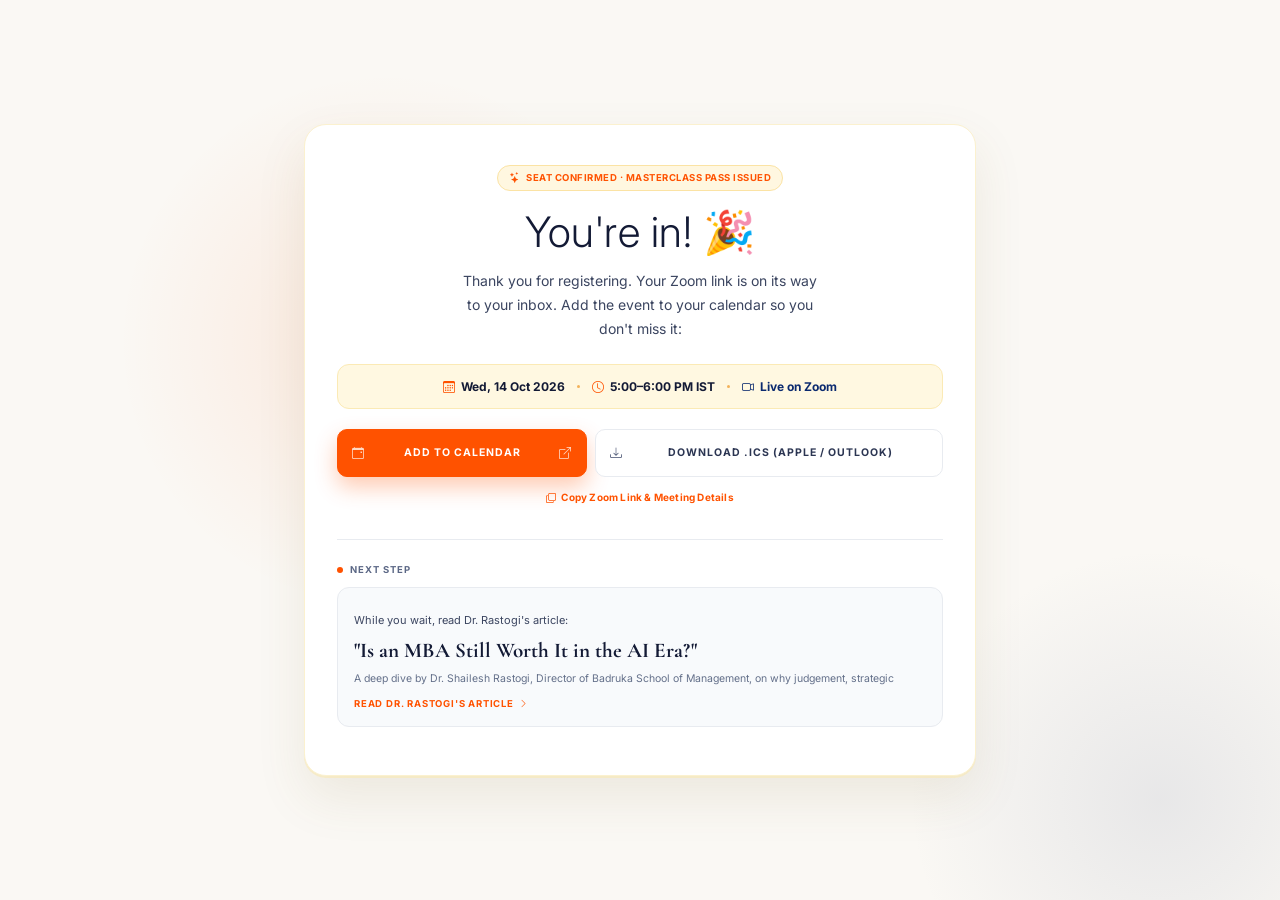
<file: thank-you.html>
<!doctype html>
<html lang="en">
  <head>
    <meta charset="UTF-8" />
    <meta name="viewport" content="width=device-width, initial-scale=1.0" />
    <title>You're In! | Badruka School of Management</title>
    <link rel="icon" href="images/favicon.webp" sizes="32x32" />

    <link rel="preconnect" href="https://fonts.googleapis.com" />
    <link rel="preconnect" href="https://fonts.gstatic.com" crossorigin />
    <link
      href="https://fonts.googleapis.com/css2?family=Cormorant+Garamond:wght@600;700&family=Inter:wght@300;400;500;600;700;800&display=swap"
      rel="stylesheet"
    />
    <link rel="stylesheet" href="https://cdn.jsdelivr.net/npm/bootstrap-icons@1.11.3/font/bootstrap-icons.min.css" />

    <!-- ===== Tracking (same as your old thank-you page) ===== -->
    <!--Bing-->
    <script>
      (function (w, d, t, r, u) {
        var f, n, i;
        ((w[u] = w[u] || []),
          (f = function () {
            var o = { ti: '97227936', enableAutoSpaTracking: true };
            ((o.q = w[u]), (w[u] = new UET(o)), w[u].push('pageLoad'));
          }),
          (n = d.createElement(t)),
          (n.src = r),
          (n.async = 1),
          (n.onload = n.onreadystatechange =
            function () {
              var s = this.readyState;
              (s && s !== 'loaded' && s !== 'complete') || (f(), (n.onload = n.onreadystatechange = null));
            }),
          (i = d.getElementsByTagName(t)[0]),
          i.parentNode.insertBefore(n, i));
      })(window, document, 'script', '//bat.bing.com/bat.js', 'uetq');
    </script>

    <!-- Google Tag Manager -->
    <script>
      (function (w, d, s, l, i) {
        w[l] = w[l] || [];
        w[l].push({ 'gtm.start': new Date().getTime(), event: 'gtm.js' });
        var f = d.getElementsByTagName(s)[0],
          j = d.createElement(s),
          dl = l != 'dataLayer' ? '&l=' + l : '';
        j.async = true;
        j.src = 'https://www.googletagmanager.com/gtm.js?id=' + i + dl;
        f.parentNode.insertBefore(j, f);
      })(window, document, 'script', 'dataLayer', 'GTM-KKS7F6DF');
    </script>

    <!-- Google tag (gtag.js) -->
    <script async src="https://www.googletagmanager.com/gtag/js?id=AW-16741304463"></script>
    <script>
      window.dataLayer = window.dataLayer || [];
      function gtag() {
        dataLayer.push(arguments);
      }
      gtag('js', new Date());
      gtag('config', 'AW-16741304463');
    </script>

    <!-- Meta Pixel Code -->
    <script>
      !(function (f, b, e, v, n, t, s) {
        if (f.fbq) return;
        n = f.fbq = function () {
          n.callMethod ? n.callMethod.apply(n, arguments) : n.queue.push(arguments);
        };
        if (!f._fbq) f._fbq = n;
        n.push = n;
        n.loaded = !0;
        n.version = '2.0';
        n.queue = [];
        t = b.createElement(e);
        t.async = !0;
        t.src = v;
        s = b.getElementsByTagName(e)[0];
        s.parentNode.insertBefore(t, s);
      })(window, document, 'script', 'https://connect.facebook.net/en_US/fbevents.js');
      fbq('init', '2119251019020776');
      fbq('track', 'PageView');
    </script>
    <noscript
      ><img
        height="1"
        width="1"
        style="display: none"
        src="https://www.facebook.com/tr?id=2119251019020776&ev=PageView&noscript=1"
    /></noscript>
    <!-- End Meta Pixel Code -->

    <style>
      :root {
        --orange: #ff5200;
        --orange-dark: #e84a00;
        --navy: #131a35;
        --text: #3b4560;
        --muted: #64708a;
        --cream: #faf8f4;
        --gold-bg: #fff8e1;
        --gold-border: #fbeab5;
        --line: #e8ebf0;
      }

      *,
      *::before,
      *::after {
        margin: 0;
        padding: 0;
        box-sizing: border-box;
      }

      html,
      body {
        min-height: 100%;
      }

      body {
        font-family:
          'Inter',
          system-ui,
          -apple-system,
          'Segoe UI',
          sans-serif;
        background: var(--cream);
        color: var(--text);
        -webkit-font-smoothing: antialiased;
        overflow-x: hidden;
      }

      a {
        text-decoration: none;
        color: inherit;
      }

      button {
        font-family: inherit;
        cursor: pointer;
      }

      /* ===== PAGE ===== */
      .page {
        position: relative;
        min-height: 100vh;
        min-height: 100dvh;
        display: flex;
        align-items: center;
        justify-content: center;
        padding: 52px 20px;
        overflow: hidden;
      }

      /* soft glow behind the card (orange left, grey bottom-right) */
      .page::before,
      .page::after {
        content: '';
        position: absolute;
        border-radius: 50%;
        pointer-events: none;
        z-index: 0;
      }

      .page::before {
        width: 560px;
        height: 560px;
        left: 50%;
        top: 38%;
        transform: translate(-95%, -50%);
        background: radial-gradient(circle, rgba(255, 82, 0, 0.1) 0%, rgba(255, 82, 0, 0) 68%);
      }

      .page::after {
        width: 520px;
        height: 520px;
        right: -140px;
        bottom: -160px;
        background: radial-gradient(circle, rgba(120, 130, 160, 0.14) 0%, rgba(120, 130, 160, 0) 68%);
      }

      /* ===== CARD ===== */
      .card {
        position: relative;
        z-index: 1;
        width: 100%;
        max-width: 672px;
        background: #fff;
        border: 1px solid #fbf1cf;
        border-radius: 22px;
        padding: 40px 32px 48px;
        text-align: center;
        box-shadow:
          0 2px 0 rgba(251, 234, 181, 0.6),
          0 22px 50px rgba(120, 100, 40, 0.1);
      }

      /* ===== BADGE ===== */
      .badge {
        display: inline-flex;
        align-items: center;
        gap: 6px;
        background: #fff7e0;
        border: 1px solid #fbe3a4;
        color: var(--orange);
        font-size: 9.5px;
        font-weight: 700;
        letter-spacing: 0.5px;
        text-transform: uppercase;
        padding: 6px 11px;
        border-radius: 999px;
        line-height: 1;
      }

      .badge i {
        font-size: 11px;
      }

      /* ===== HEADING ===== */
      .title {
        display: flex;
        align-items: center;
        justify-content: center;
        gap: 10px;
        margin-top: 18px;
        font-size: 42px;
        font-weight: 300;
        letter-spacing: 0.5px;
        line-height: 1.1;
        color: var(--navy);
      }

      .title .party {
        width: 40px;
        height: 40px;
        object-fit: contain;
        display: inline-block;
        transform: translateY(-4px);
      }

      .title .party-fallback {
        font-size: 34px;
        line-height: 1;
        transform: translateY(-4px);
      }

      .lead {
        margin: 14px auto 0;
        max-width: 360px;
        font-size: 14px;
        line-height: 1.7;
        color: var(--text);
      }

      /* ===== EVENT STRIP ===== */
      .event {
        margin-top: 24px;
        display: flex;
        align-items: center;
        justify-content: center;
        flex-wrap: wrap;
        gap: 8px 12px;
        background: var(--gold-bg);
        border: 1px solid var(--gold-border);
        border-radius: 12px;
        padding: 14px 16px;
        font-size: 12px;
        font-weight: 700;
        color: var(--navy);
      }

      .event-item {
        display: inline-flex;
        align-items: center;
        gap: 6px;
        white-space: nowrap;
      }

      .event-item i {
        color: var(--orange);
        font-size: 12px;
      }

      .event-item.zoom {
        color: #0b2a6f;
      }

      .event-item.zoom i {
        color: #0b2a6f;
      }

      .event .sep {
        width: 3px;
        height: 3px;
        border-radius: 50%;
        background: #f3b25a;
        flex-shrink: 0;
      }

      /* ===== ACTIONS ===== */
      .actions {
        margin-top: 20px;
        display: grid;
        grid-template-columns: 0.72fr 1fr;
        gap: 8px;
      }

      .btn {
        display: flex;
        align-items: center;
        justify-content: center;
        gap: 10px;
        min-height: 48px;
        padding: 10px 14px;
        border-radius: 10px;
        font-size: 10.5px;
        font-weight: 700;
        letter-spacing: 1px;
        text-transform: uppercase;
        line-height: 1.5;
        text-align: center;
        transition:
          transform 0.2s ease,
          box-shadow 0.2s ease,
          background 0.2s ease,
          border-color 0.2s ease;
      }

      .btn i {
        font-size: 12px;
        flex-shrink: 0;
      }

      .btn-primary {
        background: var(--orange);
        color: #fff;
        border: 1px solid var(--orange);
        box-shadow: 0 10px 22px rgba(255, 82, 0, 0.3);
        justify-content: space-between;
      }

      .btn-primary i {
        color: #ffd9c4;
      }

      .btn-primary span {
        flex: 1;
      }

      .btn-primary:hover {
        background: var(--orange-dark);
        transform: translateY(-1px);
      }

      .btn-outline {
        background: #fff;
        color: #2b3552;
        border: 1px solid var(--line);
        justify-content: space-between;
      }

      .btn-outline i {
        color: #4a5573;
      }

      .btn-outline span {
        flex: 1;
      }

      .btn-outline:hover {
        border-color: #cfd5e0;
        transform: translateY(-1px);
      }

      .btn:focus-visible,
      .copy-link:focus-visible,
      .read-more:focus-visible {
        outline: 2px solid var(--navy);
        outline-offset: 2px;
      }

      .copy-link {
        margin-top: 14px;
        display: inline-flex;
        align-items: center;
        gap: 5px;
        background: none;
        border: 0;
        color: var(--orange);
        font-size: 10px;
        font-weight: 700;
        letter-spacing: 0.2px;
      }

      .copy-link i {
        font-size: 10px;
      }

      .copy-link:hover {
        text-decoration: underline;
      }

      /* ===== NEXT STEP ===== */
      .divider {
        height: 1px;
        background: var(--line);
        margin: 34px 0 24px;
        border: 0;
      }

      .next-label {
        display: flex;
        align-items: center;
        gap: 7px;
        font-size: 9.5px;
        font-weight: 700;
        letter-spacing: 1px;
        text-transform: uppercase;
        color: #5b6785;
        text-align: left;
      }

      .next-label .dot {
        width: 6px;
        height: 6px;
        border-radius: 50%;
        background: var(--orange);
      }

      .article {
        margin-top: 12px;
        text-align: left;
        background: #f8fafc;
        border: 1px solid var(--line);
        border-radius: 12px;
        padding: 16px 16px 15px;
      }

      .article .kicker {
        font-size: 11px;
        color: var(--text);
      }

      .article h2 {
        margin-top: 8px;
        font-family: 'Cormorant Garamond', Georgia, serif;
        font-size: 21px;
        font-weight: 700;
        line-height: 1.2;
        color: var(--navy);
      }

      .article p {
        margin-top: 8px;
        font-size: 10.5px;
        line-height: 1.6;
        color: var(--muted);
        /* shows just the first line, like the design */
        max-height: 1.6em;
        overflow: hidden;
      }

      .read-more {
        margin-top: 10px;
        display: inline-flex;
        align-items: center;
        gap: 5px;
        font-size: 9.5px;
        font-weight: 700;
        letter-spacing: 0.8px;
        text-transform: uppercase;
        color: var(--orange);
      }

      .read-more i {
        font-size: 9px;
        transition: transform 0.2s ease;
      }

      .read-more:hover i {
        transform: translateX(3px);
      }

      /* toast */
      .toast {
        position: fixed;
        left: 50%;
        bottom: 24px;
        transform: translate(-50%, 20px);
        background: var(--navy);
        color: #fff;
        font-size: 12px;
        font-weight: 600;
        padding: 10px 16px;
        border-radius: 999px;
        opacity: 0;
        pointer-events: none;
        transition:
          opacity 0.25s ease,
          transform 0.25s ease;
        z-index: 10;
      }

      .toast.show {
        opacity: 1;
        transform: translate(-50%, 0);
      }

      /* ===== TABLET ===== */
      @media (max-width: 991px) {
        .page::before {
          transform: translate(-80%, -50%);
        }
      }

      /* ===== MOBILE ===== */
      @media (max-width: 575px) {
        .page {
          padding: 28px 14px;
          align-items: flex-start;
        }

        .page::before {
          width: 380px;
          height: 380px;
          transform: translate(-70%, -50%);
        }

        .card {
          padding: 30px 18px 34px;
          border-radius: 18px;
        }

        .badge {
          font-size: 8.5px;
          padding: 6px 9px;
          letter-spacing: 0.3px;
          max-width: 100%;
          white-space: normal;
          line-height: 1.3;
          text-align: center;
        }

        .title {
          font-size: 34px;
          gap: 8px;
        }

        .title .party {
          width: 32px;
          height: 32px;
        }

        .lead {
          font-size: 13.5px;
        }

        .event {
          flex-direction: column;
          gap: 8px;
          padding: 14px;
        }

        .event .sep {
          display: none;
        }

        .actions {
          grid-template-columns: 1fr;
        }

        .btn {
          min-height: 50px;
          font-size: 11px;
        }

        .divider {
          margin: 28px 0 22px;
        }

        .article h2 {
          font-size: 20px;
        }

        .article p {
          font-size: 11px;
        }
      }

      @media (max-width: 360px) {
        .title {
          font-size: 30px;
        }

        .card {
          padding: 26px 14px 30px;
        }
      }

      @media (prefers-reduced-motion: reduce) {
        * {
          transition: none !important;
        }
      }
    </style>
  </head>

  <body>
    <!-- Google Tag Manager (noscript) -->
    <noscript
      ><iframe
        src="https://www.googletagmanager.com/ns.html?id=GTM-KKS7F6DF"
        height="0"
        width="0"
        style="display: none; visibility: hidden"
      ></iframe
    ></noscript>

    <main class="page">
      <section class="card" aria-labelledby="ty-title">
        <div class="badge">
          <i class="bi bi-stars" aria-hidden="true"></i>
          Seat confirmed · Masterclass pass issued
        </div>

        <h1 class="title" id="ty-title">You're in! 🎉</h1>

        <p class="lead">
          Thank you for registering. Your Zoom link is on its way to your inbox. Add the event to your calendar so you
          don't miss it:
        </p>

        <div class="event">
          <span class="event-item"><i class="bi bi-calendar3" aria-hidden="true"></i>Wed, 14 Oct 2026</span>
          <span class="sep" aria-hidden="true"></span>
          <span class="event-item"><i class="bi bi-clock" aria-hidden="true"></i>5:00–6:00 PM IST</span>
          <span class="sep" aria-hidden="true"></span>
          <span class="event-item zoom"><i class="bi bi-camera-video" aria-hidden="true"></i>Live on Zoom</span>
        </div>

        <div class="actions">
          <a id="gcalBtn" class="btn btn-primary" href="#" target="_blank" rel="noopener">
            <i class="bi bi-calendar-event" aria-hidden="true"></i>
            <span>Add to Calendar</span>
            <i class="bi bi-box-arrow-up-right" aria-hidden="true"></i>
          </a>

          <button id="icsBtn" class="btn btn-outline" type="button">
            <i class="bi bi-download" aria-hidden="true"></i>
            <span>Download .ics (Apple / Outlook)</span>
          </button>
        </div>

        <button id="copyBtn" class="copy-link" type="button">
          <i class="bi bi-copy" aria-hidden="true"></i>
          Copy Zoom Link &amp; Meeting Details
        </button>

        <hr class="divider" />

        <div class="next-label"><span class="dot"></span>Next step</div>

        <article class="article">
          <p class="kicker">While you wait, read Dr. Rastogi's article:</p>
          <h2>"Is an MBA Still Worth It in the AI Era?"</h2>
          <p>
            A deep dive by Dr. Shailesh Rastogi, Director of Badruka School of Management, on why judgement, strategic
            decision-making, and human leadership matter more than ever in the AI era.
          </p>
          <a id="articleLink" class="read-more" href="#" target="_blank" rel="noopener">
            Read Dr. Rastogi's article <i class="bi bi-chevron-right" aria-hidden="true"></i>
          </a>
        </article>
      </section>
    </main>

    <div class="toast" id="toast" role="status" aria-live="polite"></div>

    <script>
      /* ===== EDIT THESE ===== */
      var EVENT = {
        title: 'Masterclass | Badruka School of Management',
        description: 'Live masterclass on Zoom with Badruka School of Management.',
        // 5:00-6:00 PM IST = 11:30-12:30 UTC
        startUTC: '20261014T113000Z',
        endUTC: '20261014T123000Z',
        zoomLink: 'https://zoom.us/j/your-meeting-id',
        articleLink: 'https://your-site.com/blog/is-an-mba-still-worth-it-in-the-ai-era',
      };

      var gcalUrl =
        'https://calendar.google.com/calendar/render?action=TEMPLATE' +
        '&text=' +
        encodeURIComponent(EVENT.title) +
        '&dates=' +
        EVENT.startUTC +
        '/' +
        EVENT.endUTC +
        '&details=' +
        encodeURIComponent(EVENT.description + '\nJoin: ' + EVENT.zoomLink) +
        '&location=' +
        encodeURIComponent(EVENT.zoomLink);

      document.getElementById('gcalBtn').href = gcalUrl;
      document.getElementById('articleLink').href = EVENT.articleLink;

      function toast(msg) {
        var t = document.getElementById('toast');
        t.textContent = msg;
        t.classList.add('show');
        clearTimeout(toast._t);
        toast._t = setTimeout(function () {
          t.classList.remove('show');
        }, 2200);
      }

      /* Download .ics */
      document.getElementById('icsBtn').addEventListener('click', function () {
        var ics = [
          'BEGIN:VCALENDAR',
          'VERSION:2.0',
          'PRODID:-//Badruka School of Management//Masterclass//EN',
          'CALSCALE:GREGORIAN',
          'METHOD:PUBLISH',
          'BEGIN:VEVENT',
          'UID:' + EVENT.startUTC + '@badruka-masterclass',
          'DTSTAMP:' + new Date().toISOString().replace(/[-:]/g, '').split('.')[0] + 'Z',
          'DTSTART:' + EVENT.startUTC,
          'DTEND:' + EVENT.endUTC,
          'SUMMARY:' + EVENT.title,
          'DESCRIPTION:' + EVENT.description + '\\nJoin: ' + EVENT.zoomLink,
          'LOCATION:' + EVENT.zoomLink,
          'URL:' + EVENT.zoomLink,
          'END:VEVENT',
          'END:VCALENDAR',
        ].join('\r\n');

        var blob = new Blob([ics], { type: 'text/calendar;charset=utf-8' });
        var url = URL.createObjectURL(blob);
        var a = document.createElement('a');
        a.href = url;
        a.download = 'bsm-masterclass.ics';
        document.body.appendChild(a);
        a.click();
        document.body.removeChild(a);
        setTimeout(function () {
          URL.revokeObjectURL(url);
        }, 1000);
        toast('Calendar file downloaded');
      });

      /* Copy Zoom link + details */
      document.getElementById('copyBtn').addEventListener('click', function () {
        var text = EVENT.title + '\nWed, 14 Oct 2026 | 5:00–6:00 PM IST\nLive on Zoom: ' + EVENT.zoomLink;

        function fallback() {
          var ta = document.createElement('textarea');
          ta.value = text;
          ta.style.position = 'fixed';
          ta.style.opacity = '0';
          document.body.appendChild(ta);
          ta.select();
          try {
            document.execCommand('copy');
            toast('Zoom link & details copied');
          } catch (e) {
            toast('Could not copy. Please copy manually.');
          }
          document.body.removeChild(ta);
        }

        if (navigator.clipboard && navigator.clipboard.writeText) {
          navigator.clipboard.writeText(text).then(function () {
            toast('Zoom link & details copied');
          }, fallback);
        } else {
          fallback();
        }
      });
    </script>
  </body>
</html>
</file>
<file: css/style.css>
/* Satoshi loaded via Fontshare CDN in index.html */

/*==================================================
  VARIABLES
==================================================*/

:root {
  --primary: #f16625;
  --primary-dark: #d4551a;
  --secondary: #111111;
  --white: #ffffff;
  --text: #444444;
  --heading: #1b1b1b;
  --border: #ececec;
  --bg: #fafafa;
  --transition: 0.35s ease;
  --shadow: 0 15px 40px rgba(0, 0, 0, 0.08);
  --radius: 10px;

  /* Container widths (content area only, padding added separately) */
  --container-1: 1152px; /* primary layout width  */
  --container-2: 960px; /* narrower content width */
  --container-2: 1280px; /* narrower content width */
}

/*==================================================
  RESET & BASE
==================================================*/

* {
  margin: 0;
  padding: 0;
  box-sizing: border-box;
}

html {
  scroll-behavior: smooth;
}

body {
  font-family: 'Inter', sans-serif;
  font-size: 16px;
  color: var(--text);
  background: #fff;
  overflow-x: hidden;
  line-height: 1.6;
}

img {
  max-width: 100%;
  display: block;
  transition: var(--transition);
}

a {
  text-decoration: none;
  transition: var(--transition);
}

a,
button {
  transition: all 0.3s ease;
}

ul {
  list-style: none;
  margin: 0;
  padding: 0;
}

button {
  border: none;
  outline: none;
}

p {
  margin-bottom: 0;
}

/*
  Bootstrap's .container uses max-width breakpoints.
  We override it here so the primary content width is
  always capped at 1152px (content) + 32px padding = 1184px total.
*/
.container {
  max-width: calc(var(--container-1) + 32px); /* 1184px */
  padding-left: 16px;
  padding-right: 16px;
}

/*
  common-container-1 — primary layout (1152px content)
  Total width on screen: 1152px + 32px (2 × 16px) = 1184px
*/
.common-container-1 {
  width: 100%;
  max-width: calc(var(--container-1) + 32px); /* 1184px */
  margin-left: auto;
  margin-right: auto;
  padding-left: 16px;
  padding-right: 16px;
}

.common-container-2 {
  width: 100%;
  max-width: calc(var(--container-2) + 32px); /* 1184px */
  margin-left: auto;
  margin-right: auto;
  padding-left: 16px;
  padding-right: 16px;
}

/*
  common-container-2 — narrower content (960px content)
  Total width on screen: 960px + 32px (2 × 16px) = 992px
*/
.common-container-2 {
  width: 100%;
  max-width: calc(var(--container-2) + 32px); /* 992px */
  margin-left: auto;
  margin-right: auto;
  padding-left: 16px;
  padding-right: 16px;
}

.text-primary {
  color: var(--primary) !important;
}

.bg-primary {
  background: var(--primary) !important;
}

/*==================================================
  SCROLLBAR
==================================================*/

::-webkit-scrollbar {
  width: 6px;
}

::-webkit-scrollbar-track {
  background: #f3f3f3;
}

::-webkit-scrollbar-thumb {
  background: var(--primary);
  border-radius: 20px;
}

::-webkit-scrollbar-thumb:hover {
  background: var(--primary-dark);
}

::selection {
  background: var(--primary);
  color: #fff;
}

/*==================================================
  TYPOGRAPHY
==================================================*/

h1,
h2,
h3,
h4,
h5,
h6 {
  font-family: 'Satoshi', sans-serif;
  color: var(--heading);
  font-weight: 700;
  margin-bottom: 0;
}

.section-title {
  font-family: 'Satoshi', sans-serif;
  font-size: 36px;
  font-weight: 500;
  line-height: 1.1;
  color: #000;
  margin-bottom: 10px;
}

.section-title span {
  font-weight: 700;
}

.section-title span {
  color: var(--primary);
}

.section-desc {
  max-width: 740px;
  margin: auto;
  font-family: 'Inter', sans-serif;
  font-size: 18px;
  color: #000;
  line-height: 1.8;
}

/*==================================================
  TOP BAR
==================================================*/

.top-bar {
  background: #f7e3bd;
  padding: 8px 0;
  font-size: 13px;
  position: relative;
  z-index: 1001;
}

.top-contact {
  gap: 25px;
}

.top-contact a {
  color: #333;
  gap: 8px;
  font-weight: 500;
}

.top-contact i {
  color: var(--primary);
  font-size: 13px;
}

.top-right {
  gap: 12px;
  font-size: 13px;
}

.top-right span {
  color: #444;
}

.top-right strong {
  color: #000;
  font-weight: 700;
}

.apply-btn-sm {
  background: var(--primary);
  color: #fff;
  padding: 7px 18px;
  border-radius: 6px;
  font-weight: 600;
}

.apply-btn-sm:hover {
  background: var(--primary-dark);
  color: #fff;
}

/*=========================================
  PGDM AUDIENCE SECTION
=========================================*/

.pgdm-audience-section {
  padding: 80px 0;
  background: #ffffff;
  overflow: hidden;
}

.pgdm-title {
  font-family: 'Satoshi', sans-serif;
  font-size: 56px;
  font-weight: 700;
  line-height: 1.1;
  color: #000000;
  margin-bottom: 16px;
}

.pgdm-title span {
  color: #f58220;
}

.pgdm-subtitle {
  font-family: 'Inter', sans-serif;
  color: #666;
  font-size: 18px;
}

/*=========================================
CARD
=========================================*/

.pgdm-card {
  position: relative;
  border-radius: 28px;
  overflow: hidden;
  min-height: 330px;
  display: flex;
  align-items: center;
  transition: 0.45s ease;
  box-shadow: 0 20px 50px rgba(0, 0, 0, 0.08);
}

.pgdm-card:hover {
  box-shadow: 0 30px 70px rgba(0, 0, 0, 0.15);
}

/*=========================================
BACKGROUND IMAGE
=========================================*/

.pgdm-card-bg {
  position: absolute;
  inset: 0;
  z-index: 1;
}

.pgdm-card-bg img {
  width: 100%;
  height: 100%;
  object-fit: cover;
}

/*=========================================
CONTENT
=========================================*/

.pgdm-content {
  position: relative;
  z-index: 5;
  width: 52%;
  padding: 48px;
}

.pgdm-content h3 {
  font-family: 'Satoshi', sans-serif;
  font-size: 36px;
  font-weight: 700;
  line-height: 1.1;
  color: #181818;
  margin-bottom: 24px;
}

.pgdm-content h3 span {
  display: block;
  font-size: 36px;
  font-weight: 500;
}

.pgdm-content h4 {
  font-family: 'Satoshi', sans-serif;
  font-size: 34px;
  font-weight: 700;
  line-height: 1.2;
  margin-bottom: 16px;
}

.pgdm-content h4 span {
  display: block;
}

.pgdm-content p {
  font-family: 'Inter', sans-serif;
  color: #444;
  font-size: 16px;
  line-height: 1.8;
  margin: 22px 0;
}

.pgdm-highlight {
  display: inline-flex;
  flex-wrap: wrap;
  gap: 5px;
  padding: 10px;
  font-family: 'Inter';
  margin-bottom: 20px;
  border-radius: 8px;
  border: 1px solid rgba(0, 0, 0, 0.15);
  background: #fff;
}

.pgdm-highlight strong {
  color: #f58220;
}

/*=========================================
BUTTON
=========================================*/

.pgdm-btn {
  gap: 10px;
  background: #f58220;
  color: #fff;
  padding: 16px 28px;
  border-radius: 10px;
  font-family: 'Inter';
  font-weight: 600;
  transition: 0.35s;
}

.pgdm-btn svg {
  transition: 0.35s;
}

.pgdm-btn:hover {
  background: var(--primary-dark);
  color: #fff;
  transform: translateY(-2px);
}

.pgdm-btn:hover svg {
  transform: translateX(5px);
}

/*=========================================
STUDENT IMAGE
=========================================*/

.pgdm-student {
  position: absolute;
  right: 0;
  bottom: 0;
  width: 48%;
  z-index: 4;
  display: flex;
  justify-content: flex-end;
  align-items: flex-end;
  pointer-events: none;
}

.pgdm-student img {
  width: 100%;
  transition: 0.6s cubic-bezier(0.22, 0.61, 0.36, 1);
  transform-origin: bottom center;
  filter: drop-shadow(0 25px 40px rgba(0, 0, 0, 0.18));
}

.pgdm-card:hover .pgdm-student img {
  transform: scale(1.08);
}

/*=========================================
CARD COLORS
=========================================*/

.pgdm-card-yellow {
  border-radius: 16px;
  border: 1px solid rgba(0, 0, 0, 0.25);
  background: #fff0c6;
}

.pgdm-card-pink {
  border-radius: 16px;
  border: 1px solid rgba(0, 0, 0, 0.1);
  background: linear-gradient(0deg, #fee2e2 0%, #fee2e2 100%), #fff;
}

.pgdm-card-blue {
  border-radius: 16px;
  border: 1px solid rgba(0, 0, 0, 0.1);
  background: radial-gradient(290.58% 87.37% at 64.41% 59.03%, #1c3d98 0%, #1c3d72 100%);
}

/*=========================================
SMALL CARDS
=========================================*/

.pgdm-card-pink,
.pgdm-card-blue {
  min-height: 360px;
}

.pgdm-card-pink .pgdm-content {
  width: 90%;
}

.pgdm-card-blue .pgdm-content {
  width: 60%;
}

.pgdm-card-pink .pgdm-student {
  width: 42%;
}

.pgdm-card-blue .pgdm-student {
  width: 48%;
}

.pgdm-card-blue .pgdm-content h4,
.pgdm-card-blue p {
  color: #fff;
}

.card-2-content h4 {
  font-size: 32px;
}

/*=========================================
LIST
=========================================*/

.pgdm-card ul {
  list-style: none;
  padding: 0;
  margin: 18px 0 0;
}

.pgdm-card ul li {
  position: relative;
  padding-left: 22px;
  margin-bottom: 7px;
  font-family: 'Inter';
  color: #444;
}

.pgdm-card ul li::before {
  content: '';
  width: 8px;
  height: 8px;
  border-radius: 50%;
  background: #f58220;
  position: absolute;
  left: 0;
  top: 8px;
}

.pgdm-card small {
  display: block;
  color: #666;
  margin-bottom: 18px;
  font-family: 'Inter';
}

/*=========================================
CARD OVERLAY GLOW
=========================================*/

.pgdm-card {
  overflow: hidden;
}

.pgdm-card::after {
  content: '';
  position: absolute;
  inset: 0;
  border-radius: 28px;
  background: linear-gradient(135deg, rgba(255, 255, 255, 0.15), transparent 60%);
  opacity: 0;
  transition: 0.45s;
  pointer-events: none;
  z-index: 2;
}

.pgdm-card:hover::after {
  opacity: 1;
}

/*=========================================
BACKGROUND IMAGE ZOOM
=========================================*/

.pgdm-card-bg {
  overflow: hidden;
  border-radius: 28px;
}

.pgdm-card-bg img {
  transition: transform 0.8s ease;
}

.pgdm-card:hover .pgdm-card-bg img {
  transform: scale(1.06);
}

/*=========================================
HEADING ANIMATION
=========================================*/

.pgdm-content h3,
.pgdm-content h4 {
  transition: 0.35s;
}

.pgdm-card:hover h3,
.pgdm-card:hover h4 {
  transform: translateY(-4px);
}

/*=========================================
BUTTON SHINE
=========================================*/

.pgdm-btn {
  position: relative;
  overflow: hidden;
}

.pgdm-btn::before {
  content: '';
  position: absolute;
  inset: 0;
  background: rgba(255, 255, 255, 0.18);
  transform: translateX(-100%);
  transition: 0.45s;
}

.pgdm-btn:hover::before {
  transform: translateX(100%);
}

/*=========================================
IMAGE POSITION
=========================================*/

.pgdm-card-yellow .pgdm-student {
  width: 47%;
  right: 20px;
  bottom: -2px;
}

.pgdm-card-pink .pgdm-student {
  width: 44%;
  right: 10px;
  bottom: -2px;
}

.pgdm-card-blue .pgdm-student {
  width: 48%;
  right: 15px;
  bottom: -2px;
}

/*==================================================
  BSM FOOTER
==================================================*/

.footer-bsm {
  background: #1c3d90;
  padding: 48px 0 30px;
  position: relative;
  overflow: hidden;
}

.footer-bsm-wrapper {
  position: relative;
  z-index: 2;
}

.footer-bsm-left h2 {
  margin: 0 0 14px;
  font-family: 'Satoshi', sans-serif;
  font-size: 36px;
  font-weight: 500;
  line-height: 1.15;
  color: #fff;
}

.footer-bsm-left h2 span {
  font-weight: 700;
}

.footer-bsm-left p {
  max-width: 480px;
  margin: 0 0 34px;
  font-family: 'Inter', sans-serif;
  font-size: 16px;
  line-height: 1.8;
  color: rgba(255, 255, 255, 0.85);
}

.footer-bsm-action {
  gap: 16px;
}

.footer-bsm-logo {
  background: #fff;
  padding: 6px 12px;
  border-radius: 6px;
  transition: 0.35s;
}

.footer-bsm-logo img {
  display: block;
  height: 38px;
  width: auto;
}

.footer-bsm-btn {
  gap: 10px;
  padding: 14px 28px;
  background: #f58220;
  border-radius: 6px;
  font-family: 'Inter', sans-serif;
  font-size: 15px;
  font-weight: 600;
  color: #fff;
  transition: 0.35s;
}

.footer-bsm-btn svg {
  transition: 0.35s;
}

.footer-bsm-btn:hover {
  background: var(--primary-dark);
  color: #fff;
  transform: translateY(-2px);
}

.footer-bsm-btn:hover svg {
  transform: translateX(5px);
}

.footer-bsm-address {
  text-align: left;
}

.footer-bsm-address span {
  display: block;
  margin-bottom: 12px;
  font-family: 'Satoshi', sans-serif;
  font-size: 18px;
  font-weight: 700;
  color: #fff;
}

.footer-bsm-address p {
  margin: 0;
  font-family: 'Inter', sans-serif;
  font-size: 15px;
  line-height: 1.8;
  color: rgba(255, 255, 255, 0.85);
}

.footer-bsm-divider {
  width: 100%;
  height: 1px;
  background: rgba(255, 255, 255, 0.16);
  margin: 45px 0 25px;
}

.footer-bsm-copy,
.footer-bsm-credit {
  margin: 0;
  font-family: 'Inter', sans-serif;
  font-size: 14px;
  line-height: 1.7;
  color: rgba(255, 255, 255, 0.82);
}

.footer-bsm-credit a {
  color: #fff;
  font-weight: 700;
  text-decoration: none;
  transition: 0.35s;
}

.footer-bsm-credit a:hover {
  color: #f58220;
}

.masterclass-countdown-strip {
  width: 100%;
  background: #063574;
  position: fixed;
  bottom: 0;
  z-index: 9999;
  border-bottom: 1px solid rgba(255, 255, 255, 0.08);
  transform: translateY(100%);
  transition: transform 0.4s cubic-bezier(0.4, 0, 0.2, 1);
}

.masterclass-countdown-strip.strip-visible {
  transform: translateY(0);
}

/* Main wrapper */
.countdown-inner {
  min-height: 120px;
  display: flex;
  align-items: center;
  justify-content: space-between;
  gap: 55px;
}

/*==================================================
  LEFT CONTENT
==================================================*/

.countdown-message {
  display: flex;
  flex-direction: column;
  justify-content: center;
  min-width: 340px;
}

/* Live Masterclass label */
.countdown-live-label {
  display: flex;
  align-items: center;
  gap: 5px;

  font-family: 'Inter', sans-serif;
  font-size: 12px;
  font-weight: 700;
  line-height: 1;

  color: #ffffff;
  border-radius: 4px;
  border: 1px solid rgba(255, 255, 255, 0.2);
  background: rgba(255, 255, 255, 0.15);
  padding: 4px 8px;
}

.countdown-live-icon {
  width: 15px;
  height: 15px;
}

/* Director */
.countdown-title {
  font-family: 'Inter', sans-serif;
  font-size: 12px;
  font-weight: 400;
  color: #bedbff;
}

/* Main message */
.countdown-message p {
  margin-bottom: 6px;
  font-family: 'Inter', sans-serif;
  font-size: 20px;
  line-height: 1.25;
  font-weight: 600;
  letter-spacing: -0.5px;
  color: #ffffff;
}

.countdown-message p a {
  color: #ffd13b;
  text-decoration: underline;
  text-underline-offset: 2px;
  font-weight: 700;
}

.countdown-message p a:hover {
  color: #ffd13b;
}

/* Starts in */
.countdown-starts {
  display: flex;
  align-items: center;
  gap: 9px;
  color: #bedbff;
  font-family: 'Inter', sans-serif;
  font-size: 14px;
  line-height: 1;
}

.countdown-clock-icon {
  font-size: 14px;
}

/*==================================================
  RIGHT COUNTDOWN
==================================================*/

.countdown-right {
  display: flex;
  align-items: center;
  justify-content: center;
  gap: 12px;
}

/* Individual countdown item */
.countdown-box-wrap {
  display: flex;
  flex-direction: column;
  align-items: center;
}

/* Yellow number box */
.countdown-box {
  width: 56px;
  height: 56px;

  display: flex;
  align-items: center;
  justify-content: center;

  background: #ffd329;
  border-radius: 8px;

  color: #061f4d;

  font-family: 'Inter', sans-serif;
  font-size: 24px;
  font-weight: 700;
  line-height: 1;
  box-shadow:
    0 4px 6px -1px rgba(0, 0, 0, 0.2),
    0 2px 4px -2px rgba(0, 0, 0, 0.2);
}

.countdown-box span {
  display: block;
}

/* DAYS / HRS / MIN / SEC */
.countdown-box-wrap small {
  margin-top: 8px;

  color: #bedbff;

  font-family: 'Inter', sans-serif;
  font-size: 11px;
  font-weight: 700;
  line-height: 1;

  letter-spacing: 0.4px;
}

/* Colon */
.countdown-colon {
  color: #ffd329;

  font-family: 'Inter', sans-serif;
  font-size: 17px;
  font-weight: 800;

  margin-top: -14px;
}

/*==================================================
  REGISTER BUTTON
==================================================*/

.countdown-register-btn {
  height: 44px;

  display: inline-flex;
  align-items: center;
  justify-content: center;

  gap: 6px;

  padding: 0 14px;

  background: #ff5b19;
  color: #ffffff;

  border-radius: 8px;

  font-family: 'Inter', sans-serif;
  font-size: 14px;
  font-weight: 700;

  white-space: nowrap;

  box-shadow: 0 4px 10px rgba(255, 91, 25, 0.25);
}

.countdown-register-btn i {
  font-size: 10px;
}

.countdown-register-btn:hover {
  background: #f04d0b;
  color: #ffffff;
  transform: translateY(-1px);
}

/*==================================================
  STICKY SHADOW
==================================================*/

.masterclass-countdown-strip.is-sticky {
  box-shadow: 0 5px 18px rgba(0, 0, 0, 0.18);
}

@media (max-width: 400px) {
  .countdown-inner {
    padding-left: 8px;
    padding-right: 8px;
  }

  .countdown-message p {
    font-size: 10px;
  }

  .countdown-right {
    gap: 4px;
  }

  .countdown-box {
    width: 34px;
    height: 33px;
    font-size: 14px;
  }

  .countdown-colon {
    font-size: 13px;
  }

  .countdown-register-btn {
    padding: 0 9px;
    font-size: 7px;
  }
}

/*==================================================
  SITE HEADER
==================================================*/

.site-header {
  width: 100%;
  z-index: 1000;
  border-bottom: 1px solid rgba(226, 232, 240, 0.8);
  background: rgba(255, 255, 255, 0.95);
  backdrop-filter: blur(12px);
  padding: 27px 0;
}

.header-inner {
  gap: 16px;
}

/*==================================================
  HEADER — LOGOS
==================================================*/

.header-logos {
  gap: 0;
  flex-shrink: 0;
}

.header-logo-link {
  display: flex;
  align-items: center;
}

.header-logo-badruka img {
  height: 44px;
  width: auto;
  display: block;
}

.header-logo-divider {
  width: 1px;
  height: 34px;
  background: rgba(0, 0, 0, 0.15);
  margin: 0 14px;
  flex-shrink: 0;
}

.header-logo-member img {
  height: 36px;
  width: auto;
  display: block;
}

/*==================================================
  HEADER — CENTER TAG
==================================================*/

.header-center {
  flex: 1;
  justify-content: start;
}

.header-aacsb-tag {
  font-family: 'Inter', sans-serif;
  font-size: 13px;
  font-weight: 500;
  color: #555;
  white-space: nowrap;
}

/*==================================================
  HEADER — RIGHT
==================================================*/

.header-right {
  gap: 18px;
  flex-shrink: 0;
}

.header-live-label {
  font-family: 'Inter', sans-serif;
  font-size: 13px;
  font-weight: 500;
  color: #444;
  gap: 8px;
  white-space: nowrap;
}

.live-dot {
  width: 8px;
  height: 8px;
  border-radius: 50%;
  background: #f58220;
  flex-shrink: 0;
  box-shadow: 0 0 0 3px rgba(245, 130, 32, 0.22);
  animation: livePulse 1.8s ease-in-out infinite;
}

@keyframes livePulse {
  0%,
  100% {
    box-shadow: 0 0 0 3px rgba(245, 130, 32, 0.22);
  }
  50% {
    box-shadow: 0 0 0 6px rgba(245, 130, 32, 0.08);
  }
}

.header-cta-btn {
  gap: 8px;
  background: #f58220;
  color: #fff;
  padding: 10px 22px;
  border-radius: 8px;
  font-family: 'Inter', sans-serif;
  font-size: 14px;
  font-weight: 700;
  white-space: nowrap;
  transition: var(--transition);
}

.banner-btn {
  width: 100%;
  max-width: 352px;
}

.header-cta-btn:hover {
  background: var(--primary-dark);
  color: #fff;
  transform: translateY(-2px);
  box-shadow: 0 8px 20px rgba(245, 130, 32, 0.28);
}

.header-cta-btn svg {
  flex-shrink: 0;
}

/*==================================================
  WEBINAR HERO / BANNER SECTION
==================================================*/

.webinar-hero {
  position: relative;
  overflow: hidden;
  padding-bottom: 0;
}

/*==================================================
  BACKGROUND IMAGE
==================================================*/

.webinar-hero-bg {
  position: absolute;
  inset: 0;
  z-index: 0;
}

.webinar-hero-bg img {
  width: 100%;
  height: 100%;
  object-fit: cover;
  object-position: center top;
  display: block;
}

/*==================================================
  HERO CONTAINER LAYOUT
==================================================*/

.webinar-hero-container {
  position: relative;
  z-index: 5;
  padding-top: 56px;
  padding-bottom: 0;
  min-height: 380px;
}

/*==================================================
  HERO CONTENT (left column)
==================================================*/

.webinar-hero-content {
  padding-bottom: 32px;
  max-width: 768px;
}

/*==================================================
  EYEBROW TAG
==================================================*/

.webinar-tag {
  display: inline-flex;
  align-items: center;
  gap: 8px;
  font-family: 'Inter', sans-serif;
  font-size: 12px;
  font-weight: 700;
  letter-spacing: 1.5px;
  text-transform: uppercase;
  color: #f58220;
  margin-bottom: 18px;
  border-radius: 33554400px;
  border: 1px solid rgba(245, 158, 11, 0.4);
  background: #fff7ec;
  box-shadow: 0 1px 2px 0 rgba(0, 0, 0, 0.05);
  padding: 8px 16px;
}

.webinar-tag img {
  flex-shrink: 0;
  filter: invert(55%) sepia(80%) saturate(600%) hue-rotate(355deg);
}

/*==================================================
  HEADING
==================================================*/

.webinar-heading {
  font-family: 'Satoshi', sans-serif;
  font-size: 56px;
  font-weight: 700;
  line-height: 1.12;
  color: #111111;
  margin-bottom: 20px;
  letter-spacing: -0.5px;
}

.webinar-heading-accent {
  color: #f58220;
}

/*==================================================
  DESCRIPTION
==================================================*/

.webinar-desc {
  font-family: 'Inter', sans-serif;
  font-size: 18px;
  line-height: 1.8;
  color: #475569;
  margin-bottom: 0;
}

/*==================================================
  SPEAKER (right column)
==================================================*/

.webinar-speaker {
  position: relative;
  display: flex;
  flex-direction: column;
  align-items: center;
  justify-content: flex-end;
  align-self: end;
  /* bottom padding creates room for the info card overlay */
  padding-bottom: 31px;
}

.webinar-speaker-img-wrap {
  position: relative;
  z-index: 2;
  margin-top: -64px;
}

.webinar-speaker-img {
  display: block;
  width: 526px;
  height: auto;
  object-fit: contain;
  object-position: bottom center;
  filter: drop-shadow(0 20px 40px rgba(0, 0, 0, 0.14));
}

/*==================================================
  SPEAKER INFO CARD
  — overlaps the lower portion of the speaker image
==================================================*/

.webinar-speaker-card {
  position: absolute;
  bottom: 16px;
  left: 50%;
  transform: translateX(-50%);
  z-index: 6;
  background: #fff;
  border-radius: 12px;
  padding: 14px 20px;
  text-align: center;
  box-shadow: 0 12px 36px rgba(0, 0, 0, 0.12);
  white-space: nowrap;
  min-width: 440px;
}

.speaker-name {
  font-family: 'Inter', sans-serif;
  font-size: 18px;
  font-weight: 700;
  color: #1f2937;
  margin-bottom: 4px;
}

.speaker-title {
  font-family: 'Inter', sans-serif;
  font-size: 14px;
  font-weight: 600;
  color: #fe5201;
  line-height: 1.5;
  margin-bottom: 6px;
}

.speaker-meta {
  font-family: 'Inter', sans-serif;
  font-size: 12px;
  color: #475569;
  display: flex;
  align-items: center;
  justify-content: center;
  gap: 6px;
  margin-bottom: 0;
}

.speaker-dot {
  color: #ccc;
}

/*==================================================
  EVENT DETAILS STRIP
==================================================*/

.webinar-strip {
  padding: 18px 0;
  margin-top: 0;
  max-width: 1034px;
  margin: auto;
}

.webinar-strip-inner {
  gap: 16px;
  display: grid;
  grid-template-columns: repeat(3, 1fr);
}

.webinar-strip-item {
  gap: 10px;
  font-family: 'Inter', sans-serif;
  font-size: 16px;
  font-weight: 700;
  color: #1f2937;
  padding: 14px 18px;

  border-radius: 12px;
  border: 1px solid rgba(245, 158, 11, 0.4);
  background: #fffdf9;
  box-shadow: 0 1px 2px 0 rgba(0, 0, 0, 0.05);
}

.webinar-strip-item img {
  flex-shrink: 0;
  opacity: 0.6;
}

.strip-arrow {
  flex-shrink: 0;
  color: #f58220;
}

.webinar-strip-divider {
  width: 1px;
  height: 24px;
  background: rgba(0, 0, 0, 0.12);
  flex-shrink: 0;
}

/*==================================================
  RESERVE CTA BELOW STRIP
==================================================*/

.webinar-cta-wrap {
  padding: 28px 0 60px;
}

.webinar-cta-btn {
  gap: 10px;
  background: #f58220;
  color: #fff;
  padding: 16px 40px;
  border-radius: 10px;
  font-family: 'Inter', sans-serif;
  font-size: 16px;
  font-weight: 700;
  transition: var(--transition);
  box-shadow: 0 10px 28px rgba(245, 130, 32, 0.28);
}

.webinar-cta-btn:hover {
  background: var(--primary-dark);
  color: #fff;
  transform: translateY(-3px);
  box-shadow: 0 16px 36px rgba(245, 130, 32, 0.32);
}

.webinar-cta-btn svg {
  flex-shrink: 0;
}

.webinar-cta-note {
  margin-top: 10px;
  font-family: 'Inter', sans-serif;
  font-size: 13px;
  color: #888;
}

@media (max-width: 576px) {
  /* PGDM */
  .pgdm-title {
    font-size: 28px;
  }

  .pgdm-content {
    padding: 24px;
  }

  .pgdm-content h3 {
    font-size: 28px;
  }

  .pgdm-content h4 {
    font-size: 24px;
  }

  .pgdm-content p {
    font-size: 14px;
  }

  .pgdm-btn {
    padding: 14px 20px;
  }

  .pgdm-student img {
    width: 100%;
  }

  .header-live-label {
    display: none !important;
  }

  .header-cta-btn {
    padding: 8px 12px;
    font-size: 13px;
  }

  .webinar-heading {
    font-size: 28px;
  }

  .webinar-hero-container {
    padding-top: 36px;
  }

  .webinar-speaker-img {
    width: 190px;
  }

  .webinar-speaker-card {
    min-width: unset;
    width: 100%;
    white-space: normal;
  }

  .speaker-name {
    font-size: 14px;
  }

  .speaker-title {
    font-size: 11px;
  }

  .speaker-meta {
    font-size: 11px;
    flex-wrap: wrap;
    justify-content: center;
  }

  .webinar-strip-item {
    font-size: 13px;
  }
}
/*==================================================
  WHY THIS CONVERSATION MATTERS
==================================================*/

.conversation-matters-section {
  width: 100%;
  padding: 90px 0 90px;
  background: #ffffff;
  overflow: hidden;
  border-top: 1px solid #e2e8f0cc;
  border-bottom: 1px solid #e2e8f0cc;
}

.conversation-matters-wrapper {
  display: flex;
  align-items: center;
  gap: 35px;
}

/*==================================================
  LEFT CONTENT
==================================================*/

.conversation-matters-left {
  padding-right: 15px;
}

.conversation-eyebrow {
  display: inline-flex;
  align-items: center;
  gap: 5px;
  padding: 4px 12px;
  border: 1px solid #fee685b2;
  border-radius: 40px;
  background: #fff8ee;
  color: #ff874e;
  font-family: 'Inter', sans-serif;
  font-size: 12px;
  font-weight: 700;
  line-height: 1;
  letter-spacing: 0.4px;
  text-transform: uppercase;
  margin-bottom: 20px;
}

.conversation-eyebrow-icon {
  display: inline-flex;
  align-items: center;
  justify-content: center;
  width: 9px;
  height: 9px;
  color: #f16625;
}

.conversation-eyebrow-icon i {
  font-size: 8px;
}

.conversation-heading {
  max-width: 420px;
  font-size: 48px;
  font-weight: 700;
  line-height: 0.98;
  color: #0f172b;
  margin: 0;
}

.conversation-heading span {
  display: block;
  color: #f16625;
  font-style: italic;
  font-weight: 400;
}

/*==================================================
  ACTION BUTTONS
==================================================*/

.conversation-actions {
  display: flex;
  align-items: center;
  gap: 7px;
  margin-top: 29px;
}

.conversation-primary-btn {
  display: inline-flex;
  align-items: center;
  justify-content: center;
  gap: 7px;
  min-height: 48px;
  padding: 7px 18px;
  border-radius: 12px;
  background: #ff5a00;
  color: #ffffff;
  font-family: 'Inter', sans-serif;
  font-size: 14px;
  font-weight: 600;
  line-height: 1;
  letter-spacing: 0.15px;
  box-shadow: 0 4px 10px rgba(241, 102, 37, 0.18);
}

.conversation-primary-btn:hover {
  background: #d94f13;
  color: #ffffff;
  transform: translateY(-2px);
  box-shadow: 0 7px 16px rgba(241, 102, 37, 0.28);
}

.conversation-question-btn {
  display: inline-flex;
  align-items: center;
  justify-content: center;
  gap: 5px;
  min-height: 48px;
  padding: 6px 18px;
  border: 1px solid #e2e8f0;
  border-radius: 12px;
  background: #f8fafc;
  color: #46505a;
  font-family: 'Inter', sans-serif;
  font-size: 14px;
  font-weight: 500;
  line-height: 1;
  white-space: nowrap;
}

.conversation-question-btn:hover {
  color: #f16625;
  border-color: #f16625;
  background: #fffaf6;
}

/*==================================================
  RIGHT CONTENT
==================================================*/

.conversation-description {
  padding-bottom: 14px;
  border-bottom: 1px solid #ededed;
}

.conversation-description p {
  margin: 0 0 16px;

  font-family: 'Inter', sans-serif;
  font-size: 18px;
  line-height: 1.55;
  color: #314158;
}

.conversation-description p:last-child {
  margin-bottom: 0;
}

.conversation-description strong {
  color: #0f172b;
  font-weight: 700;
}

.conversation-description span {
  color: #f16625;
  font-weight: 700;
}

/*==================================================
  PROOF / CREDENTIAL CARDS
==================================================*/

.conversation-proof-grid {
  display: grid;
  grid-template-columns: repeat(3, 1fr);
  gap: 14px;
  margin-top: 24px;
}

.conversation-proof-card {
  position: relative;
  min-height: 67px;
  padding: 16px;

  border-radius: 12px;
  border: 1px solid rgba(254, 230, 133, 0.7);
  background: #fff;
  box-shadow: 0 1px 2px 0 rgba(0, 0, 0, 0.05);

  cursor: pointer;

  transition:
    border-color 0.3s ease,
    box-shadow 0.3s ease,
    transform 0.3s ease,
    background 0.3s ease;
}

/*==================================================
  STRONG HOVER BORDER
==================================================*/

.conversation-proof-card:hover {
  border: 1px solid #ffd83b;
  transform: translateY(-3px);
}

/*==================================================
  CARD ICON
==================================================*/

.conversation-proof-icon {
  flex: 0 0 auto;
  width: 32px;
  height: 32px;
  display: flex;
  align-items: center;
  justify-content: center;
  color: #f16625;
  border-radius: 33554400px;
  background: #fff8ee;
  margin-bottom: 12px;
}

.conversation-proof-icon i {
  font-size: 16px;
}

/*==================================================
  CARD CONTENT
==================================================*/

.conversation-proof-content {
  min-width: 0;

  display: flex;
  flex-direction: column;

  line-height: 1;
}

.conversation-proof-content strong {
  display: block;
  margin-bottom: 4px;
  color: #fe5201;
  font-family: 'Satoshi', sans-serif;
  font-size: 24px;
  font-weight: 700;

  line-height: 1;
}

.conversation-proof-content span {
  display: block;

  margin-bottom: 3px;

  color: #1d293d;

  font-family: 'Inter', sans-serif;
  font-size: 12px;
  font-weight: 600;

  line-height: 1.15;
}

.conversation-proof-content small {
  display: block;

  color: #62748e;

  font-family: 'Inter', sans-serif;
  font-size: 12px;
  font-weight: 400;

  line-height: 1.15;

  white-space: nowrap;
}

/*==================================================
  TABLET
==================================================*/

@media (max-width: 991.98px) {
  .conversation-matters-section {
    padding: 50px 0;
  }

  .conversation-matters-wrapper {
    grid-template-columns: 34% 66%;
    gap: 25px;
  }

  .conversation-heading,
  .conversation-heading span {
    font-size: 28px;
  }

  .conversation-description p {
    font-size: 10px;
  }

  .conversation-proof-grid {
    gap: 6px;
  }

  .conversation-proof-card {
    padding: 9px 7px;
    gap: 6px;
  }

  .conversation-proof-content strong {
    font-size: 11px;
  }

  .conversation-proof-content span {
    font-size: 6.5px;
  }

  .conversation-proof-content small {
    font-size: 5px;
  }
}

/*==================================================
  MOBILE
==================================================*/

@media (max-width: 767.98px) {
  .conversation-matters-section {
    padding: 45px 0;
  }

  .conversation-matters-wrapper {
    display: flex;
    flex-direction: column;
    align-items: stretch;

    gap: 28px;
  }

  .conversation-matters-left {
    padding-right: 0;
    margin-bottom: 28px;
  }

  .conversation-heading {
    max-width: 100%;

    font-size: 38px;
    line-height: 0.98;
  }

  .conversation-heading span {
    font-size: 38px;
  }

  .conversation-actions {
    flex-wrap: nowrap;
    margin-top: 20px;
  }

  .conversation-primary-btn {
    min-height: 38px;
    padding: 11px 17px;

    font-size: 10px;
  }

  .conversation-primary-btn i {
    font-size: 11px;
  }

  .conversation-question-btn {
    min-height: 38px;
    padding: 10px 14px;

    font-size: 9px;
  }

  .conversation-description {
    max-width: 100%;

    padding-bottom: 18px;
  }

  .conversation-description p {
    font-size: 13px;
    line-height: 1.65;
    margin-bottom: 10px;
  }

  .conversation-proof-grid {
    display: grid;
    grid-template-columns: 1fr 1fr;
    gap: 10px;
    margin-top: 15px;
  }

  .conversation-proof-grid > :nth-child(3) {
    grid-column: 1 / -1;
  }

  .conversation-proof-card {
    min-height: 76px;
    padding: 14px;
    border-radius: 9px;
    gap: 10px;
  }

  .conversation-proof-card:hover {
    transform: translateY(-2px);
  }

  .conversation-proof-icon {
    width: 32px;
    height: 32px;
  }

  .conversation-proof-icon i {
    font-size: 16px;
  }

  .conversation-proof-content strong {
    font-size: 16px;

    margin-bottom: 5px;
  }

  .conversation-proof-content span {
    font-size: 12px;

    margin-bottom: 4px;
  }

  .conversation-proof-content small {
    font-size: 12px;

    white-space: normal;
  }
}

/*==================================================
  SMALL MOBILE
==================================================*/

@media (max-width: 480px) {
  .conversation-matters-section {
    padding: 38px 0;
  }

  .conversation-heading,
  .conversation-heading span {
    font-size: 34px;
  }

  .conversation-actions {
    align-items: stretch;
  }

  .conversation-primary-btn,
  .conversation-question-btn {
    width: 100%;
  }
}

.outcomes-section {
  width: 100%;
  padding: 96px 0 96px;
  background: #faf8f5;
  overflow: hidden;
}

/* Heading */
.outcomes-eyebrow {
  display: block;
  margin-bottom: 14px;
  font-family: 'Inter', sans-serif;
  font-size: 12px;
  font-weight: 600;
  letter-spacing: 3px;
  text-transform: uppercase;
  color: #ff5200;
}

.outcomes-title {
  font-family: 'Inter', sans-serif;
  font-size: 48px;
  font-weight: 700;
  line-height: 1.1;
  letter-spacing: 0.5px;
  text-transform: uppercase;
  color: #0f172b;
  margin: 0;
}

.outcomes-title span {
  color: #ff5200;
}

.outcomes-line {
  width: 46px;
  height: 2px;
  background: #ff5200;
  margin: 26px auto 0;
}

/* Grid */
.outcomes-grid {
  --gap: 24px;
  --cols: 5;
  display: flex;
  flex-wrap: wrap;
  justify-content: center;
  gap: var(--gap);
  margin-top: 60px;
}

.outcome-item {
  width: calc((100% - (var(--gap) * (var(--cols) - 1))) / var(--cols));
  display: flex;
  flex-direction: column;
}

/* Image */
.outcome-img {
  position: relative;
  height: 197px;
  border-radius: 16px;
  overflow: hidden;
  box-shadow: 0 2px 10px rgba(0, 0, 0, 0.08);
}

.outcome-img img {
  width: 100%;
  height: 100%;
  object-fit: cover;
  transition: transform 0.6s ease;
}

.outcome-item:hover .outcome-img img {
  transform: scale(1.06);
}

/* Overlapping white card */
.outcome-card {
  position: relative;
  z-index: 2;
  flex: 1;
  min-height: 213px;
  margin: -60px 14px 0;
  padding: 20px 18px 18px;
  background: #fff;
  border: 1px solid #fbeeb3;
  border-radius: 4px;
  box-shadow: 0 8px 20px rgba(0, 0, 0, 0.1);
  transition:
    transform 0.35s ease,
    box-shadow 0.35s ease;
}

.outcome-item:hover .outcome-card {
  transform: translateY(-4px);
  box-shadow: 0 14px 30px rgba(0, 0, 0, 0.14);
}

.outcome-tag {
  display: block;
  margin-bottom: 8px;
  font-family: 'Inter', sans-serif;
  font-size: 10px;
  font-weight: 700;
  letter-spacing: 0.8px;
  text-transform: uppercase;
  color: #ff5200;
}

.outcome-name {
  font-family: 'Inter', sans-serif;
  font-size: 16px;
  font-weight: 700;
  line-height: 1.25;
  text-transform: uppercase;
  color: #0f172b;
  margin: 0;
}

.outcome-divider {
  width: 30px;
  height: 1px;
  background: #d9dde3;
  margin: 14px 0;
}

.outcome-card p {
  font-family: 'Inter', sans-serif;
  font-size: 13px;
  line-height: 1.55;
  color: #475569;
  margin: 0;
}

/* CTA */
.outcomes-cta {
  margin-top: 56px;
}

.outcomes-btn {
  display: inline-flex;
  align-items: center;
  justify-content: center;
  gap: 10px;
  min-height: 46px;
  padding: 12px 30px;
  background: #ff5200;
  color: #fff;
  border-radius: 8px;
  font-family: 'Inter', sans-serif;
  font-size: 14px;
  font-weight: 700;
  letter-spacing: 0.5px;
  text-transform: uppercase;
  box-shadow: 0 10px 24px rgba(255, 82, 0, 0.3);
}

.outcomes-btn:hover {
  background: #e04800;
  color: #fff;
  transform: translateY(-3px);
  box-shadow: 0 14px 30px rgba(255, 82, 0, 0.36);
}

.outcomes-btn svg {
  transition: transform 0.3s ease;
}

.outcomes-btn:hover svg {
  transform: translateX(4px);
}

/*==================================================
  MEET YOUR SPEAKER
==================================================*/

.speaker-section {
  width: 100%;
  background: #f5ede8; /* image ke beige se match karta hai, zarurat ho to color change karo */
  overflow: hidden;
}

.speaker-wrap {
  display: flex;
  align-items: center;
  justify-content: space-between;
  gap: 40px;
}

.speaker-content {
  flex: 0 0 34%;
  max-width: 34%;
  padding: 40px 0;
}

.speaker-heading {
  font-family: 'Satoshi', sans-serif;
  font-size: 32px;
  font-weight: 700;
  line-height: 1.15;
  letter-spacing: -0.3px;
  color: #ff5200;
  margin-bottom: 10px;
}

.speaker-text {
  font-family: 'Inter', sans-serif;
  font-size: 16px;
  line-height: 1.6;
  color: #1d293d;
  margin: 0;
}

.speaker-line {
  display: block;
  width: 110px;
  height: 2px;
  margin-top: 18px;
  background: linear-gradient(90deg, #e0435b 0%, rgba(224, 67, 91, 0) 100%);
}

/* Image: jo shape wali image upload karoge wahi dikhegi, koi extra clipping nahi */
.speaker-image {
  flex: 1 1 auto;
  display: flex;
  justify-content: flex-end;
  align-items: stretch;
}

.speaker-image img {
  display: block;
  width: 100%;
  max-width: 680px;
  height: auto;
  object-fit: contain;
}

/*==================================================
  WHO SHOULD ATTEND
==================================================*/

.audience-section {
  width: 100%;
  padding: 80px 0 90px;
  background: #ffffff;
  overflow: hidden;
}

.audience-sub {
  margin: 22px auto 0;
  max-width: 560px;
  font-family: 'Inter', sans-serif;
  font-size: 14px;
  line-height: 1.6;
  color: #62748e;
}

.audience-section .outcomes-line {
  margin-top: 18px;
}

.audience-grid {
  display: grid;
  grid-template-columns: repeat(4, 1fr);
  gap: 22px;
  margin-top: 50px;
}

.audience-card {
  display: flex;
  flex-direction: column;
  justify-content: space-between;
  min-height: 237px;
  padding: 22px 22px 14px;
  border-radius: 12px;
  border: 1px solid transparent;
  cursor: pointer;
  box-shadow: 0 2px 8px rgba(0, 0, 0, 0.06);
  transition:
    background 0.35s ease,
    border-color 0.35s ease,
    transform 0.35s ease,
    box-shadow 0.35s ease;
}

.audience-card-body {
  flex: 1;
  display: flex;
  flex-direction: column;
  justify-content: center;
}

.audience-card h3 {
  font-family: 'Inter', sans-serif;
  font-size: 16px;
  font-weight: 700;
  line-height: 1.25;
  text-transform: uppercase;
  color: #0f172b;
  margin: 0 0 8px;
  transition: color 0.35s ease;
}

.audience-card p {
  font-family: 'Inter', sans-serif;
  font-size: 14px;
  line-height: 1.4;
  color: #1d293d;
  margin: 0;
  transition: color 0.35s ease;
}

.audience-card-foot {
  padding-top: 12px;
  border-top: 1px solid rgba(15, 23, 43, 0.08);
  font-family: 'Inter', sans-serif;
  font-size: 12px;
  font-weight: 500;
  color: #62748e;
  transition:
    color 0.35s ease,
    border-color 0.35s ease;
}

/* Default colours */
.audience-card-yellow {
  background: #fffaf0;
  border-color: #fbeeb3;
}

.audience-card-pink {
  background: #fef1f1;
  border-color: #fbd5d5;
}

.audience-card-cream {
  background: #fefbe8;
  border-color: #fbeeb3;
}

.audience-card-blue {
  background: #fef1f1;
  border-color: #fbd5d5;
}

.audience-card-blue h3,
.audience-card-blue p {
  color: #ffffff;
}

.audience-card-blue .audience-card-foot {
  color: #bedbff;
  border-color: rgba(255, 255, 255, 0.18);
}

/* Hover: har card blue bg + white text */
.audience-card:hover {
  background: #012a6b;
  border-color: #012a6b;
  transform: translateY(-5px);
  box-shadow: 0 14px 30px rgba(1, 42, 107, 0.28);
}

.audience-card:hover h3,
.audience-card:hover p {
  color: #ffffff;
}

.audience-card:hover .audience-card-foot {
  color: #bedbff;
  border-color: rgba(255, 255, 255, 0.18);
}

.copyright-layout {
  border-top: 1px solid rgba(255, 255, 255, 0.1);
  background: #001738;
  padding: 24px 0px;
}

.copyright-contant {
  color: #90a1b9;
  text-align: center;
  font-family: 'Inter', sans-serif;
  font-size: 12px;
  font-style: normal;
  font-weight: 400;
  line-height: 16px;
  text-align: left;
}

.copyright-desteam {
  color: #62748e;
  text-align: center;
  font-family: 'Inter', sans-serif;
  font-size: 12px;
  font-style: normal;
  font-weight: 400;
  line-height: 16px;
}

.copyright-desteam span {
  border-radius: 30px;
  background: rgba(255, 255, 255, 0.1);
  color: #cad5e2;
  text-align: center;
  font-family: 'Inter', sans-serif;
  font-size: 12px;
  font-style: normal;
  padding: 6px 15px;
  font-weight: 500;
  line-height: 12px;
}

.footer-layout-section {
  border-top: 1px solid #1c398e;
  background: #00215b;
  padding: 60px 0px;
}

.footer-contant-heading {
  color: #fff;
  font-family: 'Inter', sans-serif;
  font-size: 36px;
  font-style: normal;
  font-weight: 700;
  line-height: 44px;
  padding-bottom: 15px;
}

.footer-contant-discription {
  color: #bedbff;
  font-family: 'Inter', sans-serif;
  font-size: 14px;
  font-style: normal;
  font-weight: 400;
  line-height: 20px;
}

.footer-innformation-contant p {
  color: #bedbff;
  font-family: 'Inter', sans-serif;
  font-size: 12px;
  font-style: normal;
  font-weight: 400;
  line-height: 16px;
  margin-bottom: 6px;
}

.faq-layouts {
  border-bottom: 1px solid #e2e8f0;
  background: #fcfaf7;
  padding: 100px 0px;
}

.faq-contant {
  max-width:;
  position: relative;
  margin-top: 20px;
}

.faq-tab {
  display: inline-flex;
  align-items: center;
  justify-content: center;

  position: relative;
  top: 1px;
  z-index: 2;
  border-radius: 12px 12px 0 0;
  padding: 8px 32px;
  border-top: 1px solid #0f172b;
  border-right: 1px solid #0f172b;
  border-left: 1px solid #0f172b;
  background: #fff;
  box-shadow: 0 1px 2px 0 rgba(0, 0, 0, 0.05);
  color: #0f172b;
  font-family: 'Inter', sans-serif;
  font-size: 14px;
  font-style: normal;
  font-weight: 700;
  line-height: 20px;
  /* 142.857% */
  letter-spacing: 0.7px;
  text-transform: uppercase;
}

.faq-card {
  border-radius: 0 24px 24px 24px;
  border: 1px solid #0f172b;
  background: #fff;
  box-shadow:
    0 1px 3px 0 rgba(0, 0, 0, 0.1),
    0 1px 2px -1px rgba(0, 0, 0, 0.1);
  padding: 50px;
}

.faq-header {
  padding-bottom: 50px;
}

.faq-title {
  color: #0f172b;
  font-family: 'Inter', sans-serif;
  font-size: 96px;
  font-style: normal;
  font-weight: 700;
  line-height: 96px;
  letter-spacing: -4.8px;
  text-transform: uppercase;
}

.faq-description {
  color: #314158;
  font-family: 'Inter', sans-serif;
  font-size: 18px;
  font-style: normal;
  font-weight: 400;
  line-height: 28px;
  /* 155.556% */
  max-width: 350px;
  margin: 0;
}

.faq-accordion {
  border-top: 1px solid #0f172b;
}

.faq-item {
  border-bottom: 1px solid #0f172b;
}

.faq-question {
  all: unset;
  box-sizing: border-box;
  width: 100%;
  padding: 1.5rem 0;
  display: flex;
  justify-content: space-between;
  align-items: center;
  gap: 16px;
  cursor: pointer;
  user-select: none;
}

.faq-question:focus-visible {
  outline: 2px solid #059669;
  outline-offset: 4px;
  border-radius: 6px;
}

.faq-question-text {
  color: #0f172b;
  font-family: 'Inter', sans-serif;
  font-size: 16px;
  font-style: normal;
  font-weight: 700;
  line-height: 24px;
  display: flex;
  align-items: center;
  flex-wrap: wrap;
  gap: 12px;
}

.faq-badge {
  border-radius: 4px;
  border: 1px solid #a4f4cf;
  background: #ecfdf5;

  padding: 2px 8px;
  color: #007a55;
  font-family: 'Inter', sans-serif;
  font-size: 10px;
  font-style: normal;
  font-weight: 700;
  line-height: 15px;
  /* 150% */
  letter-spacing: 0.5px;
  text-transform: uppercase;
  white-space: nowrap;
}

/* SVG icon: the vertical bar rotates away, turning + into − */
.faq-icon {
  flex: none;
  width: 24px;
  height: 24px;
  color: #0f172b;
}

.faq-icon line {
  stroke: currentColor;
  stroke-width: 1.5;
  stroke-linecap: round;
}

.faq-icon .bar-v {
  transform-origin: 12px 12px;
  transition:
    transform 0.35s ease,
    opacity 0.35s ease;
}

.faq-item.active .faq-icon .bar-v {
  transform: rotate(90deg);
  opacity: 0;
}

/* Grid animation: animates to the real content height */
.faq-answer {
  display: grid;
  grid-template-rows: 0fr;
  transition: grid-template-rows 0.4s ease;
}

.faq-item.active .faq-answer {
  grid-template-rows: 1fr;
}

.faq-answer-inner {
  overflow: hidden;
  visibility: hidden;
  transition:
    height 0.5s cubic-bezier(0.4, 0, 0.2, 1),
    visibility 0s linear 0.5s;
}

.faq-item.active .faq-answer-inner {
  visibility: visible;
  transition-delay: 0s;
}

.faq-answer p {
  margin: 0;
  padding-bottom: 20px;
  color: #45556c;
  font-family: 'Inter', sans-serif;
  font-size: 14px;
  font-style: normal;
  font-weight: 400;
  line-height: 22px;
  max-width: 100%;
  opacity: 0;
  transform: translateY(12px);
  transition:
    opacity 0.5s ease,
    transform 0.5s cubic-bezier(0.4, 0, 0.2, 1);
}

.faq-item.active .faq-answer p {
  opacity: 1;
  transform: none;
  transition-delay: 0.1s;
}

.faq-footer {
  border-top: 1px solid #e2e8f0;
  margin-top: 32px;
  padding-top: 1.5rem;
}

.faq-footer p {
  color: #62748e;
  font-family: 'Inter', sans-serif;
  font-size: 12px;
  font-style: normal;
  font-weight: 400;
  line-height: 16px;
  /* 133.333% */
  margin: 0;
}

.faq-footer strong {
  color: #1d293d;
  font-family: 'Inter', sans-serif;
  font-size: 12px;
  font-style: normal;
  font-weight: 700;
  line-height: 16px;
}

@media (max-width: 768px) {
  .faq-card {
    padding: 30px 20px;
  }

  .faq-title {
    font-size: 3.5rem;
    margin-bottom: 15px;
  }

  .faq-description {
    max-width: 100%;
  }

  .faq-question-text {
    font-size: 0.95rem;
    gap: 8px;
  }
}

@media (prefers-reduced-motion: reduce) {
  .faq-answer,
  .faq-answer-inner,
  .faq-answer p,
  .faq-icon .bar-v {
    transition: none !important;
  }
}

.complimentary-section {
  border-bottom: 1px solid rgba(226, 232, 240, 0.8);
  background: #faf8f5;
  padding: 80px 0px;
}

.complimentary-cards {
  border-radius: 16px;
  border: 1px solid rgba(254, 230, 133, 0.6);
  background: #fff;
  box-shadow:
    0 20px 25px -5px rgba(0, 0, 0, 0.1),
    0 8px 10px -6px rgba(0, 0, 0, 0.1);
  padding: 40px;
}

.complimentary-card-subheading {
  color: #ff874e;
  text-align: center;
  font-family: 'Inter', sans-serif;
  font-size: 12px;
  font-style: normal;
  font-weight: 700;
  line-height: 16px;
  letter-spacing: 1.2px;
  text-transform: uppercase;
  padding-bottom: 10px;
}

.complimentary-card-heading {
  color: #0f172b;
  text-align: center;
  font-family: 'Inter', sans-serif;
  font-size: 36px;
  font-style: normal;
  font-weight: 700;
  line-height: 46px;
  letter-spacing: 0.9px;
  text-transform: uppercase;
}

.complimentary-card-line {
  width: 48px;
  height: 2px;
  background: #ff874e;
  margin: 12px auto 0;
}

.sets-us-apart-section {
  border-bottom: 1px solid #00122e;
  background: #001738;
}

.sets-us-apart-video-layout {
  width: 100% !important;
  padding: 50px;
  overflow: hidden;
  margin: 0px !important;
}

.sets-us-apart-video-subheading {
  width: max-content;
  border-radius: 33554400px;
  border: 1px solid rgba(255, 255, 255, 0.15);
  background: rgba(255, 255, 255, 0.1);
  backdrop-filter: blur(8px);
  padding: 5px 12px;
  color: #fff;
  text-align: center;
  font-family: 'Inter', sans-serif;
  font-size: 14px;
  font-style: normal;
  font-weight: 500;
  line-height: 15px;
  display: flex;
  justify-content: center;
  align-items: center;
  gap: 6px;
  margin-bottom: 20px;
}

.sets-us-apart-video-subheading div {
  width: 6px;
  height: 6px;
  border-radius: 30px;
  background: #fe5201;
}

.sets-us-apart-video-heading {
  color: #fff;
  font-family: 'Inter', sans-serif;
  font-size: 48px;
  font-style: normal;
  font-weight: 700;
  line-height: 52px;
  letter-spacing: 1.2px;
  text-transform: uppercase;
}

.video-preview-box {
  position: relative;
  width: 100%;
  height: 100%;
  min-height: 360px;
  background: url('/images/video-thumbnail.webp');
  background-size: cover;
  background-position: center;
  overflow: hidden;
  display: flex;
  align-items: center;
  justify-content: center;
  cursor: pointer;
  border-radius: 5px;
  margin: 30px 0px;
}

.video-play-wrapper {
  position: relative;
  width: 150px;
  height: 150px;
  display: flex;
  align-items: center;
  justify-content: center;
}

/* Outer Pulse Effect */
.video-play-wrapper::before,
.video-play-wrapper::after {
  content: '';
  position: absolute;
  width: 50px;
  height: 50px;
  border: 1px solid rgba(255, 255, 255, 0.2);
  border-radius: 50%;
  animation: videoPulse 2.5s ease-out infinite;
}

.video-play-wrapper::after {
  animation-delay: 1.25s;
}

/* Play Button */
.video-play-button {
  position: relative;
  z-index: 5;
  width: 96px;
  height: 96px;
  border: 2px solid rgba(255, 255, 255, 0.65);
  border-radius: 50%;
  background: rgba(255, 255, 255, 0.04);
  display: flex;
  align-items: center;
  justify-content: center;
  transition: all 0.35s ease;
}

/* Play Icon */
.video-play-button::after {
  content: '';
  width: 0;
  height: 0;
  border-top: 17px solid transparent;
  border-bottom: 17px solid transparent;
  border-left: 28px solid #ffffff;
  margin-left: 7px;
  transition: transform 0.3s ease;
}

/* Hover Effect */
.video-preview-box:hover .video-play-button {
  transform: scale(1.08);
  border-color: #ffffff;
  background: rgba(255, 255, 255, 0.1);
  box-shadow: 0 0 35px rgba(255, 255, 255, 0.18);
}

.video-preview-box:hover .video-play-button::after {
  transform: scale(1.08);
}

/* Pulse Animation */
@keyframes videoPulse {
  0% {
    transform: scale(0.75);
    opacity: 0.65;
  }

  70% {
    transform: scale(1.55);
    opacity: 0;
  }

  100% {
    transform: scale(1.55);
    opacity: 0;
  }
}

/* Video Modal */
.video-modal {
  position: fixed;
  inset: 0;
  background: rgba(0, 0, 0, 0.88);
  display: none;
  align-items: center;
  justify-content: center;
  z-index: 999999;
  padding: 30px;
}

.video-modal.active {
  display: flex;
}

.video-modal-content {
  position: relative;
  width: min(1100px, 95vw);
  aspect-ratio: 16 / 9;
  background: #000;
  box-shadow: 0 20px 70px rgba(0, 0, 0, 0.5);
}

.video-modal iframe {
  width: 100%;
  height: 100%;
  border: 0;
}

.video-close {
  position: absolute;
  top: -45px;
  right: 0;
  width: 38px;
  height: 38px;
  border: 0;
  background: transparent;
  color: #ffffff;
  font-size: 32px;
  line-height: 1;
  cursor: pointer;
  padding: 0;
}

@media (max-width: 767px) {
  .video-preview-box {
    min-height: 350px;
  }

  .video-play-wrapper {
    width: 120px;
    height: 120px;
  }

  .video-play-wrapper::before {
    width: 115px;
    height: 115px;
  }

  .video-play-button {
    width: 78px;
    height: 78px;
  }

  .video-play-button::after {
    border-top-width: 14px;
    border-bottom-width: 14px;
    border-left-width: 23px;
  }

  .video-modal {
    padding: 15px;
  }

  .video-modal-content {
    width: 100%;
  }

  .video-close {
    top: -42px;
  }
}

.video-preview-box-footer {
  border-top: 1px solid rgba(255, 255, 255, 0.15);
  padding-top: 25px;
  color: #e2e8f0;
  font-family: 'Inter', sans-serif;
  font-size: 16px;
  font-style: normal;
  font-weight: 400;
  line-height: 24px;
  /* 150% */
}

.sets-us-apart-main-card {
  border-left: 1px solid rgba(255, 255, 255, 0.15);
  background: rgba(0, 39, 104, 0.85);
  backdrop-filter: blur(2px);
}

.sets-us-apart-card {
  border-right: 1px solid rgba(255, 255, 255, 0.2);
  background: rgba(255, 255, 255, 0.1);
  padding: 40px;
}

.sets-us-apart-card {
  width: 100%;
  display: flex;
  flex-direction: column;
  justify-content: center;
  align-items: center;
  min-height: 270px;
}

.sets-us-apart-card img {
  margin-bottom: 16px;
  border-radius: 16px;
  box-shadow:
    0 10px 15px -3px rgba(0, 0, 0, 0.1),
    0 4px 6px -4px rgba(0, 0, 0, 0.1);
}

.sets-us-apart-card-title {
  color: #fff;
  text-align: center;
  font-family: 'Inter', sans-serif;
  font-size: 18px;
  font-style: normal;
  font-weight: 700;
  line-height: 28px;
  /* 155.556% */
  letter-spacing: -0.45px;
  text-transform: uppercase;
  padding-bottom: 8px;
}

.sets-us-apart-card-shortdiscription {
  color: #e2e8f0;
  text-align: center;
  font-family: 'Inter', sans-serif;
  font-size: 14px;
  font-style: normal;
  font-weight: 400;
  padding-bottom: 8px;
  line-height: 18px;
}

.sets-us-apart-card-discamailer {
  padding: 30px 0px;
  color: #cad5e2;
  font-family: 'Inter', sans-serif;
  border-top: 1px solid rgba(255, 255, 255, 0.2);
  background: rgba(0, 0, 0, 0.3);
  font-size: 14px;
  font-style: normal;
  font-weight: 400;
  line-height: 16px;
  text-align: center;
  /* 114.286% */
}
@media screen and (min-width: 200px) and (max-width: 768px) {
  .sets-us-apart-video-layout {
    padding: 40px 14px;
  }
  .sets-us-apart-video-subheading {
    font-size: 10px;
    margin-bottom: 15px;
  }
  .sets-us-apart-video-heading {
    font-size: 28px;
    line-height: 38px;
    letter-spacing: 0.5px;
  }
  .video-preview-box-footer {
    padding-top: 15px;
    font-size: 16px;
  }

  .video-preview-box {
    margin: 20px 0px;
  }
  .complimentary-section {
    padding: 40px 0px;
  }
  .complimentary-card-heading {
    font-size: 24px;
    line-height: 28px;
  }
  .faq-layouts {
    padding: 40px 0px;
  }
  .faq-title {
    font-size: 50px;
    line-height: 60px;
  }

  .faq-description {
    font-size: 16px;
    line-height: 24px;
  }
  .faq-footer p {
    line-height: 20px;
  }

  .footer-layout-section {
    padding: 40px 14px;
  }
  .footer-contant-heading {
    font-size: 28px;
    line-height: 36px;
  }

  .footer-contant-discription {
    padding-bottom: 30px;
  }
}

.copyright-layout {
  padding: 15px 0px;
}
.copyright-contant {
  line-height: 30px;
  padding-bottom: 0px;
}
.copyright-desteam {
  line-height: 30px;
}
.sets-us-apart-card-title {
  font-size: 16px;
}

/* Small laptop */
@media (max-width: 1199px) {
  .webinar-heading {
    font-size: 42px;
  }

  .webinar-speaker-img {
    width: 280px;
  }
  .outcomes-grid {
    --gap: 18px;
  }

  .outcome-card {
    margin: -60px 10px 0;
    padding: 18px 14px 16px;
  }

  .outcome-name {
    font-size: 15px;
  }

  .outcome-card p {
    font-size: 12.5px;
  }

  .speaker-content {
    flex: 0 0 38%;
    max-width: 38%;
  }

  .audience-grid {
    gap: 16px;
  }

  .audience-card {
    padding: 20px 16px 12px;
  }
}

/* Tablet: 3 + 2 (centered) */
@media (max-width: 991px) {
  .countdown-inner {
    gap: 25px;
  }

  .countdown-message {
    min-width: 300px;
  }

  .countdown-message p {
    font-size: 11px;
  }

  .countdown-title {
    margin-left: 85px;
  }

  .countdown-box {
    width: 28px;
    height: 30px;
    font-size: 15px;
  }

  .countdown-right {
    gap: 6px;
  }

  .countdown-register-btn {
    padding: 0 11px;
    font-size: 7px;
  }
  .outcomes-section {
    padding: 60px 0;
  }

  .outcomes-title {
    font-size: 38px;
  }

  .outcomes-grid {
    --cols: 3;
    --gap: 24px;
    margin-top: 45px;
  }

  .outcome-card {
    margin: -60px 16px 0;
  }
  /* hero — already stacked, just keep card in-flow */
  .webinar-hero-container {
    padding-top: 48px;
    min-height: auto;
    text-align: center;
  }

  .webinar-hero-content {
    max-width: 100%;
    padding-bottom: 0;
    display: flex;
    flex-direction: column;
    align-items: center;
  }

  .webinar-desc {
    max-width: 600px;
  }

  .webinar-speaker {
    margin-top: 32px;
    width: 100%;
    align-items: center;
    padding-bottom: 0;
  }

  .webinar-speaker-img {
    width: 260px;
  }

  /* pull card out of absolute so it flows below image */
  .webinar-speaker-card {
    position: relative;
    bottom: 30px;
    left: auto;
    transform: none;
    width: 100%;
    max-width: 400px;
    white-space: normal;
  }

  /* strip stays 3-col on tablet */
  .webinar-strip-item {
    padding: 12px 14px;
    font-size: 13px;
  }

  .header-aacsb-tag {
    font-size: 12px;
  }
  .top-bar {
    display: none;
  }

  /* PGDM Cards */
  .pgdm-card {
    min-height: auto;
    overflow: hidden;
    flex-direction: column;
  }

  .pgdm-content {
    width: 100% !important;
    padding: 45px;
  }

  .pgdm-student {
    position: relative;
    width: 100% !important;
    right: auto;
    bottom: auto;
    margin-top: 20px;
    justify-content: center;
  }

  .pgdm-student img {
    width: 70%;
  }

  .pgdm-card:hover .pgdm-student img {
    transform: scale(1.04);
  }

  /* Footer */
  .footer-bsm {
    padding: 60px 0 28px;
  }

  .footer-bsm-left {
    text-align: center;
  }

  .footer-bsm-left h2 {
    font-size: 38px;
  }

  .footer-bsm-left p {
    margin-left: auto;
    margin-right: auto;
  }

  .footer-bsm-action {
    justify-content: center;
  }

  .footer-bsm-address {
    text-align: center;
    margin-top: 10px;
  }

  .footer-bsm-divider {
    margin: 40px 0 25px;
  }

  .footer-bsm-copy,
  .footer-bsm-credit {
    text-align: center;
  }

  .speaker-heading {
    font-size: 28px;
  }

  .speaker-text {
    font-size: 15px;
  }

  .audience-section {
    padding: 60px 0;
  }

  .audience-grid {
    grid-template-columns: repeat(2, 1fr);
    gap: 18px;
    margin-top: 40px;
  }
}

/* Mobile landscape / small tablet: 2 cols */
@media (max-width: 767px) {
  .outcomes-title {
    font-size: 30px;
  }

  .outcomes-eyebrow {
    font-size: 11px;
    letter-spacing: 2.5px;
  }

  .outcomes-grid {
    --cols: 2;
    --gap: 20px;
  }

  .outcome-img {
    height: 170px;
  }

  .outcome-card {
    margin: -50px 10px 0;
    min-height: 200px;
  }

  .outcomes-cta {
    margin-top: 40px;
  }

  .outcomes-btn {
    width: 100%;
    max-width: 320px;
  }

  .countdown-inner {
    min-height: auto;

    padding-top: 9px;
    padding-bottom: 9px;

    flex-direction: column;

    gap: 9px;
  }

  /* LEFT CONTENT */
  .countdown-message {
    min-width: 0;
    width: 100%;

    align-items: center;
    text-align: center;
  }

  .countdown-live-label {
    font-size: 8px;
  }

  .countdown-title {
    margin: 3px 0 0;
    font-size: 8px;
  }

  .countdown-message p {
    font-size: 11px;
    line-height: 1.4;
  }

  .countdown-starts {
    display: none;
  }

  /* COUNTDOWN */
  .countdown-right {
    width: 100%;

    justify-content: center;

    gap: 6px;
  }

  .countdown-box {
    width: 38px;
    height: 35px;

    font-size: 16px;

    border-radius: 4px;
  }

  .countdown-box-wrap small {
    font-size: 6px;
    margin-top: 3px;
  }

  .countdown-colon {
    font-size: 15px;
    margin-top: -12px;
  }

  /* REGISTER BUTTON */
  .countdown-register-btn {
    height: 35px;

    padding: 0 12px;

    font-size: 8px;

    border-radius: 4px;
  }

  .site-header {
    padding: 8px 0;
  }

  .header-logo-badruka img {
    height: 28px;
  }

  .header-logo-member img {
    height: 28px;
  }

  .header-logo-divider {
    margin: 0 10px;
  }

  .webinar-heading {
    font-size: 34px;
    letter-spacing: -0.3px;
  }

  .webinar-desc {
    font-size: 14px;
  }

  .webinar-tag {
    font-size: 9px;
    letter-spacing: 1px;
  }

  .webinar-speaker-img {
    width: 320px;
  }

  /* strip: 1 column on mobile (grid-template-columns, not flex) */
  .webinar-strip-inner {
    grid-template-columns: 1fr;
    gap: 10px;
  }

  .webinar-strip-item {
    justify-content: flex-start !important;
    padding: 12px 16px;
  }

  .webinar-strip-divider {
    display: none;
  }

  .webinar-cta-btn {
    padding: 14px 30px;
    font-size: 15px;
    width: 100%;
    max-width: 320px;
    justify-content: center;
  }
  /* PGDM Audience */
  .pgdm-audience-section {
    padding: 70px 0;
  }

  .pgdm-title {
    font-size: 34px;
  }

  .pgdm-subtitle {
    font-size: 15px;
  }

  .pgdm-content {
    padding: 30px;
    text-align: center;
  }

  .pgdm-content h3 {
    font-size: 32px;
  }

  .pgdm-content h3 span {
    font-size: 24px;
  }

  .pgdm-content h4 {
    font-size: 28px;
  }

  .pgdm-highlight {
    justify-content: center;
  }

  .pgdm-btn {
    width: 100%;
    justify-content: center;
  }

  .pgdm-card ul {
    text-align: left;
    display: inline-block;
  }

  .pgdm-student img {
    width: 90%;
  }

  /* Footer */
  .footer-bsm {
    padding: 50px 0 24px;
  }

  .footer-bsm-left h2 {
    font-size: 30px;
  }

  .footer-bsm-left p {
    font-size: 15px;
  }

  .footer-bsm-action {
    flex-direction: column;
    align-items: center;
    gap: 14px;
  }

  .footer-bsm-logo {
    width: 170px;
  }

  .footer-bsm-logo img {
    height: 34px;
  }

  .footer-bsm-btn {
    width: 170px;
    justify-content: center;
    padding: 13px 18px;
    font-size: 14px;
  }

  .footer-bsm-address span {
    font-size: 17px;
  }

  .footer-bsm-address p {
    font-size: 14px;
  }

  .footer-bsm-divider {
    margin: 35px 0 20px;
  }

  .footer-bsm-copy,
  .footer-bsm-credit {
    font-size: 13px;
    text-align: center;
  }

  .speaker-wrap {
    flex-direction: column;
    align-items: stretch;
    gap: 0;
  }

  .speaker-content {
    flex: none;
    max-width: 100%;
    padding: 40px 0 34px;
    text-align: center;
  }

  .speaker-line {
    margin-left: auto;
    margin-right: auto;
  }

  .speaker-image {
    justify-content: center;
  }

  .speaker-image img {
    max-width: 100%;
  }
}

/* Mobile: 1 col */
@media (max-width: 575px) {
  .outcomes-section {
    padding: 45px 0;
  }

  .outcomes-title {
    font-size: 26px;
  }

  .outcomes-line {
    margin-top: 20px;
  }

  .outcomes-grid {
    --cols: 1;
    --gap: 26px;
    margin-top: 35px;
  }

  .outcome-item {
    max-width: 340px;
    margin: 0 auto;
  }

  .outcome-img {
    height: 216px;
  }

  .outcome-card {
    min-height: 0;
    margin: -55px 16px 0;
  }

  .speaker-heading {
    font-size: 26px;
  }

  .speaker-text {
    font-size: 14px;
  }

  .audience-section {
    padding: 45px 0;
  }

  .audience-grid {
    grid-template-columns: 1fr;
    gap: 14px;
    margin-top: 30px;
  }

  .audience-card {
    min-height: 190px;
  }

  .audience-sub {
    font-size: 13px;
  }
}

@media (max-width: 420px) {
  /* PGDM */
  .pgdm-content h3 {
    font-size: 24px;
  }

  .pgdm-content h4 {
    font-size: 20px;
  }

  /* Footer */
  .footer-bsm-left h2 {
    font-size: 26px;
    line-height: 1.25;
  }

  .footer-bsm-left p {
    font-size: 14px;
  }

  .footer-bsm-logo {
    width: 160px;
  }

  .footer-bsm-btn {
    width: 160px;
    font-size: 13px;
    padding: 12px 16px;
  }

  .footer-bsm-address p {
    font-size: 13px;
  }

  .footer-bsm-copy,
  .footer-bsm-credit {
    font-size: 12px;
  }
}
</file>
<file: css/scroll-animations.css>
/*==================================================
  SCROLL ANIMATIONS — initial state only
  - Sirf opacity use hoti hai (layout, size, position kuch nahi badalta)
  - html.sa-on tabhi lagta hai jab JS + IntersectionObserver + WAAPI available ho
    aur user ne "reduce motion" on nahi kiya ho
  - JS jab element ko reveal karta hai tab .sa-in class lagti hai
==================================================*/

html.sa-on
  :is(
    /* header + hero */
    .site-header,
    .webinar-tag,
    .webinar-heading,
    .webinar-desc,
    .webinar-speaker,
    .webinar-strip-item,
    .webinar-cta-wrap,

    /* why this conversation matters */
    .conversation-eyebrow,
    .conversation-heading,
    .conversation-actions,
    .conversation-description p,
    .conversation-proof-card,

    /* section heads (outcomes + audience) */
    .outcomes-eyebrow,
    .outcomes-title,
    .outcomes-line,
    .audience-sub,

    /* outcomes */
    .outcome-img,
    .outcome-card,
    .outcomes-cta,

    /* speaker */
    .speaker-heading,
    .speaker-text,
    .speaker-line,
    .speaker-image,

    /* audience */
    .audience-card,

    /* bottom CTA card */
    .pgdm-card,
    .pgdm-content h3,
    .pgdm-content p,
    .pgdm-btn,
    .pgdm-student
  ):not(.sa-in) {
  opacity: 0;
}

/* Reduce motion: gate script me sa-on lagta hi nahi, to kuch hide nahi hota */
</file>
